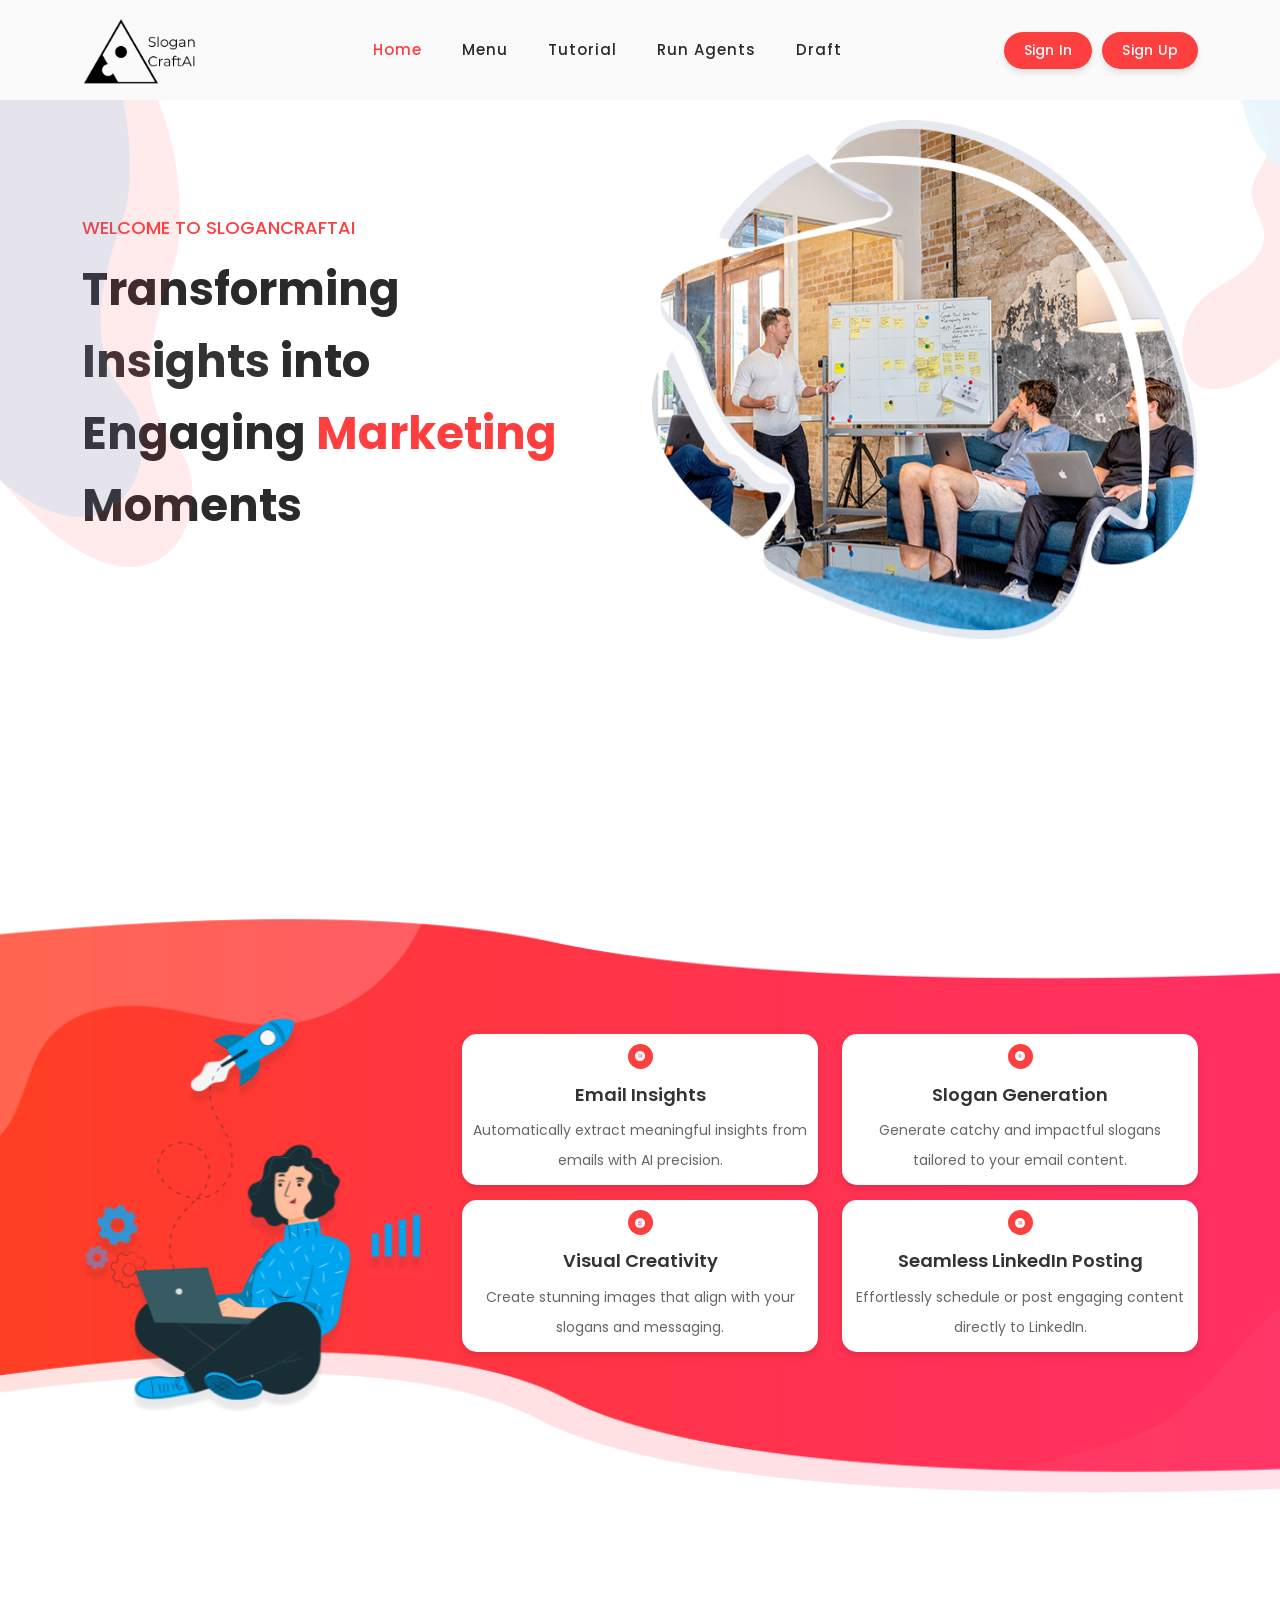
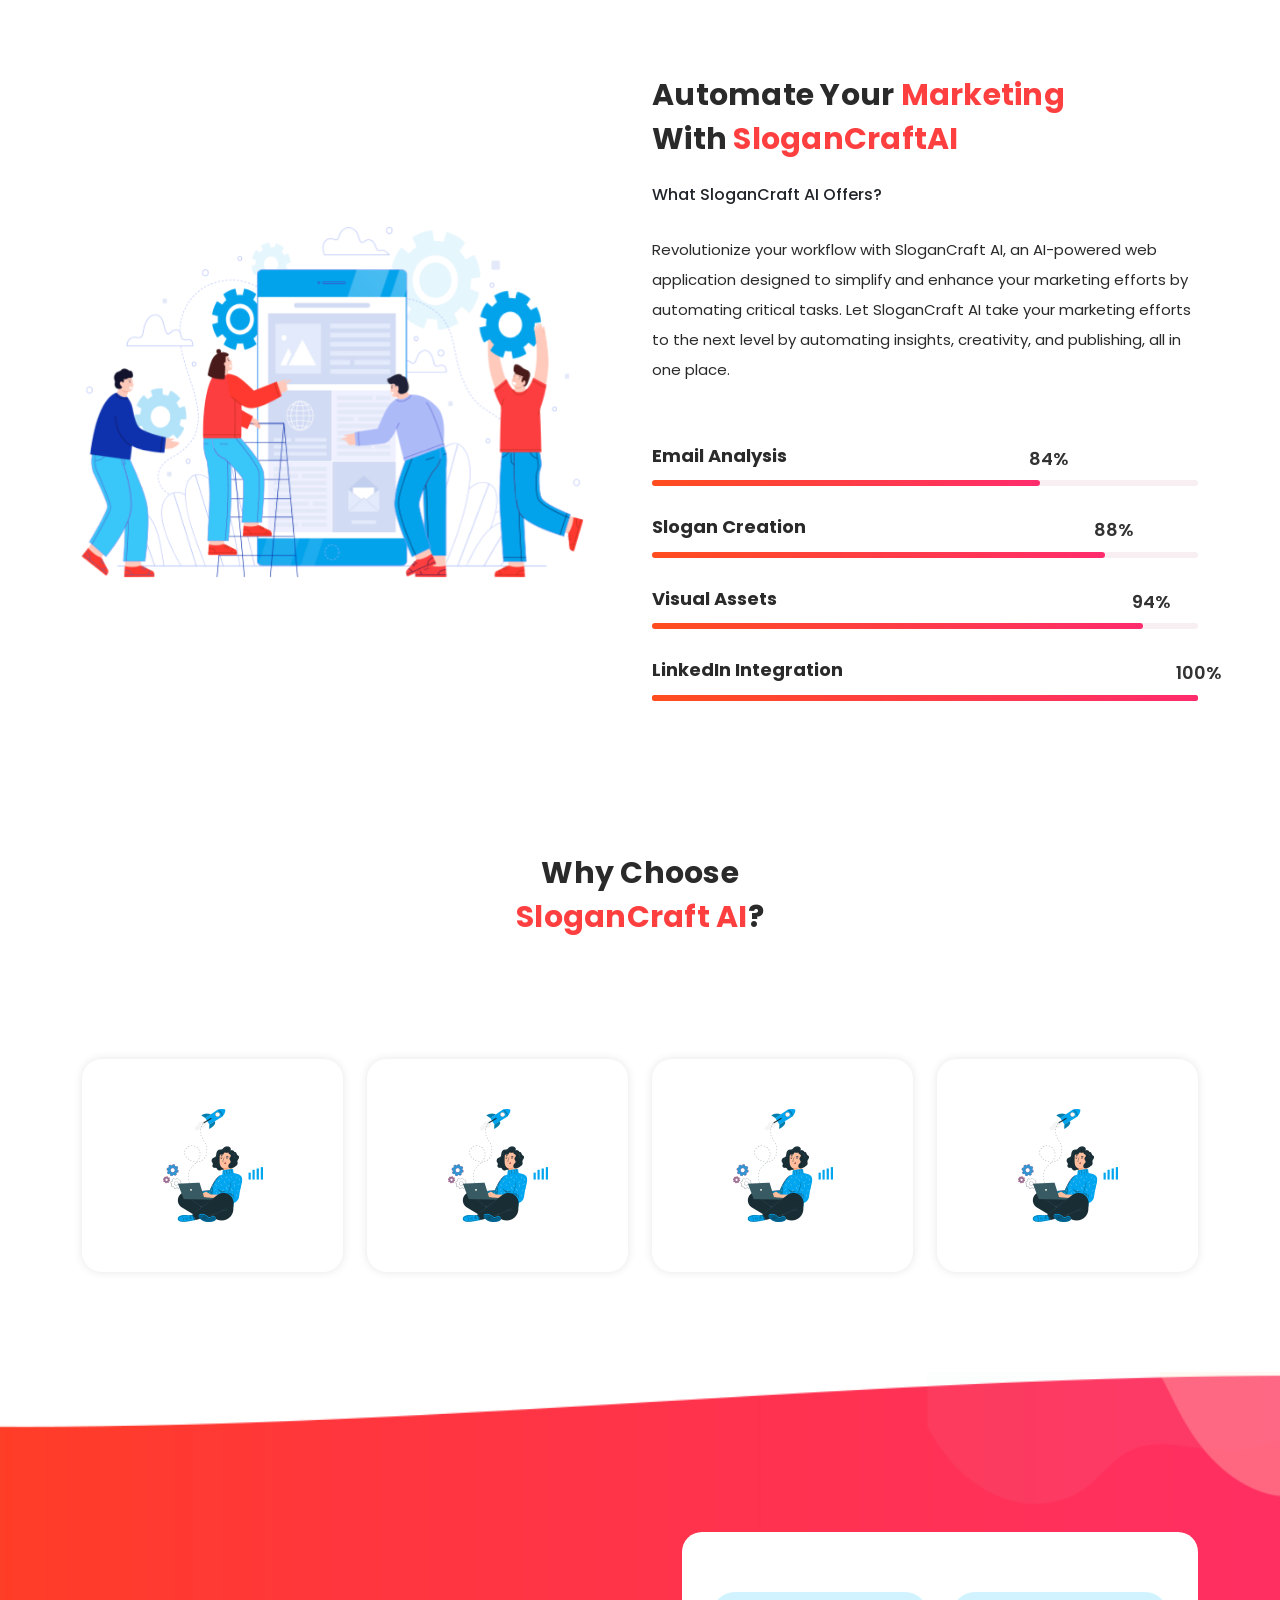
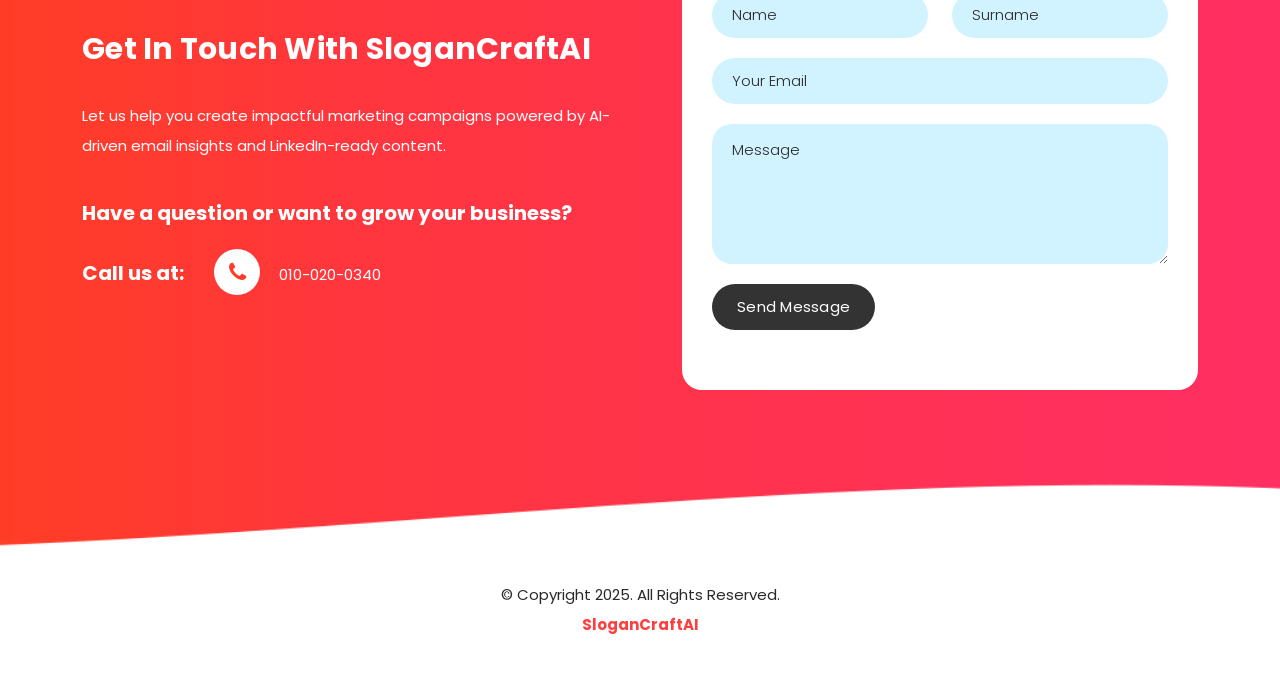
<file: frontend/index.html>
<!DOCTYPE html>
<html lang="en">

<head>
    <meta charset="UTF-8">
    <meta name="viewport" content="width=device-width, initial-scale=1, shrink-to-fit=no">
    <meta name="description" content="">
    <meta name="author" content="">
    <link rel="preconnect" href="https://fonts.gstatic.com">
    <link href="https://fonts.googleapis.com/css2?family=Poppins:wght@100;200;300;400;500;600;700;800;900&display=swap" rel="stylesheet">
    <link rel="stylesheet" href="https://cdnjs.cloudflare.com/ajax/libs/font-awesome/6.5.1/css/all.min.css">
    <title>Space Dynamic - SEO HTML5 Template</title>
    <link href="vendor/bootstrap/css/bootstrap.min.css" rel="stylesheet">
    <link rel="stylesheet" href="assets/css/fontawesome.css">
    <link rel="stylesheet" href="assets/css/templatemo-space-dynamic.css">
    <link rel="stylesheet" href="assets/css/animated.css">
    <link rel="stylesheet" href="assets/css/owl.css">
    <style>
        /* Your existing CSS styles */
        .main-red-buttons {
            display: flex;
            gap: 10px;
        }

        .logo img {
            max-width: 130px;
        }

        .nav2 {
            display: flex;
            align-items: center;
            list-style: none;
            margin-top: 100px;
            padding: 0;
        }

        .main-red-buttons {
            display: flex;
            gap: 12px;
            margin-left: 0px;
        }

        .main-red-button a {
            display: inline-block;
            background-color: #fe3f40;
            font-size: 15px;
            font-weight: 500;
            color: #fff;
            text-transform: capitalize;
            padding: 12px 25px;
            border-radius: 25px;
            text-align: center;
            letter-spacing: 0.25px;
            box-shadow: 0px 4px 6px rgba(0, 0, 0, 0.1);
            transition: all 0.3s ease;
        }

        .main-red-button a:hover {
            background-color: #333;
        }

        .main-nav {
            display: flex;
            justify-content: space-between;
            align-items: center;
        }

        .main-nav ul {
            display: flex;
            align-items: center;
            list-style: none;
            margin-bottom: 30px;
            padding: 0px;
        }

        .nav li,
        .nav2 li {
            margin-right: 0px;
        }

        .main-red-buttons {
            display: flex;
            gap: 10px;
        }

        .main-red-button a {
            display: inline-block;
            background-color: #fe3f40;
            color: #fff;
            text-transform: capitalize;
            padding: 8px 20px;
            border-radius: 25px;
            font-size: 14px;
            font-weight: 500;
            text-decoration: none;
            transition: all 0.3s ease;
        }

        .main-red-button a:hover {
            background-color: #333;
        }

        .nav2 {
            margin-left: auto;
        }

        .about-us {
            padding: 140px 0px 140px 0px;
        }

        .about-us .services .item {
            margin-bottom: 100px;
        }

        .services {
            display: flex;
            flex-wrap: wrap;
            gap: 100px;
            justify-content: space-between;
        }

        .service-box {
            flex: 1 1 1 calc(0% - 50px);
            background: #fff;
            padding: 10px;
            border-radius: 15px;
            box-shadow: 0 4px 6px rgba(0, 0, 0, 0.1);
            text-align: center;
            transition: all 0.3s ease-in-out;
            margin-top: 15px;
        }

        .service-box:hover {
            transform: translateY(-5px);
            box-shadow: 0 6px 12px rgba(0, 0, 0, 0.15);
        }

        .service-box .icon {
            width: 25px;
            height: 25px;
            margin: 0 auto 15px;
            background-color: #fe3f40;
            border-radius: 50%;
            display: flex;
            justify-content: center;
            align-items: center;
        }

        .service-box .icon img {
            width: 40%;
        }

        .service-box h4 {
            font-size: 18px;
            font-weight: 600;
            color: #333;
            margin-bottom: 10px;
        }

        .service-box p {
            font-size: 14px;
            color: #666;
        }

        @media (max-width: 768px) {
            .service-box {
                flex: 1 1 100%;
            }

            .services {
                gap: 20px;
            }
        }

        .img-fluid {
            max-width: 100%;
            height: auto;
        }

        .main-banner {
            padding: 120px 0px 120px 0px;
        }

        /* Hide dropdown menu by default */
        .dropdown-menu {
            display: none;
            position: absolute;
            right: 0;
            background-color: #fff;
            box-shadow: 0px 4px 6px rgba(0, 0, 0, 0.1);
            padding: 10px 0;
            border-radius: 5px;
            z-index: 1000;
        }
        .dropdown-menu.show {
            display: block; /* Show dropdown when .show class is added */
        }

        .dropdown-item {
            color: #333;
            padding: 8px 15px;
            font-size: 14px;
            text-decoration: none;
            transition: background-color 0.3s ease;
        }

        .dropdown-item:hover {
            background-color: #f8f8f8;
            color: #fe3f40;
        }

        .dropdown-toggle {
            cursor: pointer;
        }

        .fas.fa-user-circle {
            display: inline-block;
            vertical-align: middle;
        }

        /* Default dropdown menu styles */
        .dropdown-menu {
          display: none; /* Hidden by default */
          position: absolute;
          top: 100%; /* Align under the button */
          right: 0;
          background-color: #fff;
          box-shadow: 0px 4px 6px rgba(0, 0, 0, 0.1);
          padding: 10px 0;
          border-radius: 5px;
          z-index: 1000;
        }

        .dropdown-menu.show {
          display: block; /* Visible when toggled */
        }

        .dropdown-item {
          color: #333;
          padding: 8px 15px;
          font-size: 14px;
          text-decoration: none;
          transition: background-color 0.3s ease;
        }

        .dropdown-item:hover {
          background-color: #f8f8f8;
          color: #fe3f40;
        }

        .dropdown-menu {
          display: none;
          position: absolute;
          right: 0;
          background-color: #fff;
          box-shadow: 0px 4px 6px rgba(0, 0, 0, 0.1);
          padding: 10px 0;
          border-radius: 5px;
          z-index: 1000;
          opacity: 0;
          transition: opacity 0.3s ease-in-out;
        }

        .dropdown-menu.show {
          display: block;
          opacity: 1;
        }

 

     
    </style>
<script src="js/api.js"></script>
</head>

<body>
    <!-- ***** Preloader Start ***** -->
    <div id="js-preloader" class="js-preloader">
        <div class="preloader-inner">
            <span class="dot"></span>
            <div class="dots">
                <span></span>
                <span></span>
                <span></span>
            </div>
        </div>
    </div>
    <!-- ***** Preloader End ***** -->

    <!-- Header Area Start -->
    <header class="header-area">
        <div class="container">
            <nav class="main-nav">
                <a href="index.html" class="logo">
                    <img src="assets/fonts/log.png" alt="Logo">
                </a>
                <ul class="nav">
                    <li><a href="index.html" class="active">Home</a></li>
                    <li><a href="menuPage.html">Menu</a></li>
                    <li><a href="Post.html">Tutorial</a></li>
                    <li><a href="run.html">Run Agents</a></li>
                    <li><a href="draft.html">Draft</a></li>
                </ul>
              
              
              
               <div class="main-red-buttons">
                <div class="main-red-button" id="signin-button">
                    <a href="signin.html">Sign In</a>
                </div>
                <div class="main-red-button" id="signup-button">
                    <a href="signup.html">Sign Up</a>
                </div>
            </div>
            
            <div class="dropdown" id="profile-dropdown" style="display: none;">
              <!-- Profile Icon -->
              <button class="btn dropdown-toggle" type="button" id="dropdownMenuButton" style="background: none; border: none; padding: 0; cursor: pointer;">
                  <i class="fas fa-user-circle fa-2x" style="color: #333;"></i>
              </button>
          
              <!-- Dropdown Menu -->
              <ul class="dropdown-menu dropdown-menu-end" aria-labelledby="dropdownMenuButton">
                  <li><a class="dropdown-item" href="draft.html">Draft</a></li>
                  <li><a class="dropdown-item" href="change-password.html">Change Password</a></li>
                  <li><a class="dropdown-item" href="#" onclick="signOut()">Sign Out</a></li>
              </ul>
          </div>
          
            
            </nav>
        </div>
    </header>
    <script>
      document.addEventListener('DOMContentLoaded', () => {
        // DOM Elements
        const accessToken = localStorage.getItem('accessToken'); // Simulate signed-in state
        const signinButton = document.getElementById('signin-button');
        const signupButton = document.getElementById('signup-button');
        const profileDropdown = document.getElementById('profile-dropdown');
        const dropdownToggle = document.querySelector('.dropdown-toggle');
        const dropdownMenu = document.querySelector('.dropdown-menu');
    
        // Ensure dropdown menu starts hidden
        dropdownMenu.classList.remove('show');
    
        // Toggle visibility of profile dropdown and sign-in/up buttons
        if (accessToken) {
            if (signinButton) signinButton.style.display = 'none';
            if (signupButton) signupButton.style.display = 'none';
            if (profileDropdown) profileDropdown.style.display = 'block';
        } else {
            if (profileDropdown) profileDropdown.style.display = 'none';
        }
    
        // Add event listener for dropdown toggle
        if (dropdownToggle) {
            dropdownToggle.addEventListener('click', (event) => {
                event.stopPropagation(); // Prevent event propagation
                dropdownMenu.classList.toggle('show'); // Toggle 'show' class
            });
        }
    
        // Close dropdown when clicking outside
        document.addEventListener('click', (event) => {
            if (!dropdownMenu.contains(event.target) && !dropdownToggle.contains(event.target)) {
                dropdownMenu.classList.remove('show'); // Remove 'show' class
            }
        });
    });
    
    </script>
  
    <!-- Header Area End -->


  <!-- ***** Header Area End ***** -->

  <div class="main-banner wow fadeIn" id="top" data-wow-duration="1s" data-wow-delay="0.5s">
    <div class="container">
      <div class="row">
        <div class="col-lg-12">
          <div class="row">
            <div class="col-lg-6 align-self-center">
              <div class="left-content header-text wow fadeInLeft" data-wow-duration="1s" data-wow-delay="1s">
                <h6>Welcome to SloganCraftAI</h6>
                <h2>Transforming <em>Insights</em> into Engaging <span> Marketing</span> Moments</h2>
                
              </div>
            </div>
            <div class="col-lg-6">
              <div class="right-image wow fadeInRight" data-wow-duration="1s" data-wow-delay="0.5s">
                <img src="assets/images/banner-right-image.png" alt="team meeting">
              </div>
            </div>
          </div>
        </div>
      </div>
    </div>
  </div>

  <div id="about" class="about-us section">
    <div class="container">
      <div class="row">
        <div class="col-lg-4">
          <div class="left-image wow fadeIn" data-wow-duration="1s" data-wow-delay="0.2s">
            <img src="assets/images/about-left-image.png" alt="person graphic">
          </div>
        </div>
              <div class="col-lg-8">
                <div class="services">
                  <div class="row">
                    <!-- Email Insights -->
                    <div class="col-lg-6 col-md-6">
                      <div class="service-box">
                        <div class="icon">
                          <img src="assets/images/service-icon-01.png" alt="Email Insights">
                        </div>
                        <h4>Email Insights</h4>
                        <p>Automatically extract meaningful insights from emails with AI precision.</p>
                      </div>
                    </div>
                    <!-- Slogan Generation -->
                    <div class="col-lg-6 col-md-6">
                      <div class="service-box">
                        <div class="icon">
                          <img src="assets/images/service-icon-02.png" alt="Slogan Generation">
                        </div>
                        <h4>Slogan Generation</h4>
                        <p>Generate catchy and impactful slogans tailored to your email content.</p>
                      </div>
                    </div>
                    <!-- Visual Creativity -->
                    <div class="col-lg-6 col-md-6">
                      <div class="service-box">
                        <div class="icon">
                          <img src="assets/images/service-icon-03.png" alt="Visual Creativity">
                        </div>
                        <h4>Visual Creativity</h4>
                        <p>Create stunning images that align with your slogans and messaging.</p>
                      </div>
                    </div>
                    <!-- LinkedIn Posting -->
                    <div class="col-lg-6 col-md-6">
                      <div class="service-box">
                        <div class="icon">
                          <img src="assets/images/service-icon-04.png" alt="LinkedIn Posting">
                        </div>
                        <h4>Seamless LinkedIn Posting</h4>
                        <p>Effortlessly schedule or post engaging content directly to LinkedIn.</p>
                      </div>
                    </div>
                  </div>
                </div>
              </div>
            </div>
          </div>
        </div>
        
        
  

  <div id="services" class="our-services section">
    <div class="container">
      <div class="row">
        <div class="col-lg-6 align-self-center  wow fadeInLeft" data-wow-duration="1s" data-wow-delay="0.2s">
          <div class="left-image">
            <img src="assets/images/services-left-image.png" alt="">
          </div>
        </div>
        <div class="col-lg-6 wow fadeInRight" data-wow-duration="1s" data-wow-delay="0.2s">
          <div class="section-heading">
            <h2>Automate Your <span>Marketing</span> with<span> SloganCraftAI</span></h2><br>
            <h6> What SloganCraft AI Offers?</h6>
            <p> Revolutionize your workflow with SloganCraft AI, an AI-powered web application designed to simplify and enhance your marketing efforts by automating critical tasks.
              Let SloganCraft AI take your marketing efforts to the next level by automating insights, creativity, and publishing, all in one place.
            </p>
          </div>
          <div class="row">
            <div class="col-lg-12">
              <div class="first-bar progress-skill-bar">
                <h4>Email Analysis</h4>
                <span>84%</span>
                <div class="filled-bar"></div>
                <div class="full-bar"></div>
              </div>
            </div>
            <div class="col-lg-12">
              <div class="second-bar progress-skill-bar">
                <h4>Slogan Creation</h4>
                <span>88%</span>
                <div class="filled-bar"></div>
                <div class="full-bar"></div>
              </div>
            </div>
            <div class="col-lg-12">
              <div class="third-bar progress-skill-bar">
                <h4>Visual Assets</h4>
                <span>94%</span>
                <div class="filled-bar"></div>
                <div class="full-bar"></div>
              </div>
            </div>
            <div class="col-lg-12">
              <div class="faurd-bar progress-skill-bar">
                <h4>LinkedIn Integration</h4>
                <span>100%</span>
                <div class="filled-bar"></div>
                <div class="filled-bar"></div>
                <div class="full-bar"></div>
              </div>
            </div>
          </div>
        </div>
      </div>
    </div>
  </div>

  <div id="portfolio" class="our-portfolio section">
    <div class="container">
      <div class="row">
        <div class="col-lg-6 offset-lg-3">
          <div class="section-heading  wow bounceIn" data-wow-duration="1s" data-wow-delay="0.2s">
            <h2>Why Choose <span>SloganCraft AI</span>?</h2>
          </div>
        </div>
      </div>
      <div class="row">
        <div class="col-lg-3 col-sm-6">
          <a href="#">
            <div class="item wow bounceInUp" data-wow-duration="1s" data-wow-delay="0.3s">
              <div class="hidden-content">
                <h4>Smart Email Filtering</h4>
                <p>Find meaningful emails using AI precision.</p>
              </div>
              <div class="showed-content">
                <img src="assets/images/portfolio-image.png" alt="">
              </div>
            </div>
          </a>
        </div>
        <div class="col-lg-3 col-sm-6">
          <a href="#">
            <div class="item wow bounceInUp" data-wow-duration="1s" data-wow-delay="0.4s">
              <div class="hidden-content">
                <h4>Catchy Slogan Generation</h4>
                <p>Generate impactful slogans tailored to emails.</p>
              </div>
              <div class="showed-content">
                <img src="assets/images/portfolio-image.png" alt="">
              </div>
            </div>
          </a>
        </div>
        <div class="col-lg-3 col-sm-6">
          <a href="#">
            <div class="item wow bounceInUp" data-wow-duration="1s" data-wow-delay="0.5s">
              <div class="hidden-content">
                <h4>Custom Visual Content</h4>
                <p>Create stunning visuals to match your slogans.</p>
              </div>
              <div class="showed-content">
                <img src="assets/images/portfolio-image.png" alt="">
              </div>
            </div>
          </a>
        </div>
        <div class="col-lg-3 col-sm-6">
          <a href="#">
            <div class="item wow bounceInUp" data-wow-duration="1s" data-wow-delay="0.6s">
              <div class="hidden-content">
                <h4>Effortless LinkedIn Posting</h4>
                <p>Schedule and post engaging content effortlessly.</p>
              </div>
              <div class="showed-content">
                <img src="assets/images/portfolio-image.png" alt="">
              </div>
            </div>
          </a>
        </div>
      </div>
    </div>
  </div>

  <div id="contact" class="contact-us section">
    <div class="container">
      <div class="row">
        <div class="col-lg-6 align-self-center wow fadeInLeft" data-wow-duration="0.5s" data-wow-delay="0.25s">
          <div class="section-heading">
            <h2>Get in Touch with SloganCraftAI</h2>
            <p>Let us help you create impactful marketing campaigns powered by AI-driven email insights and LinkedIn-ready content.</p>
            <div class="phone-info">
              <h4>Have a question or want to grow your business?  <BR><BR>Call us at:<span><i class="fa fa-phone"></i> <a href="#">010-020-0340</a></span></h4>
            </div>
          </div>
        </div>
        <div class="col-lg-6 wow fadeInRight" data-wow-duration="0.5s" data-wow-delay="0.25s">
          <form id="contact" action="mailto:sihamealami21@gmail.com, ilyassacha2@gmail.com" method="post" enctype="text/plain" method="post">
            <div class="row">
              <div class="col-lg-6">
                <fieldset>
                  <input type="name" name="name" id="name" placeholder="Name" autocomplete="on" required>
                </fieldset>
              </div>
              <div class="col-lg-6">
                <fieldset>
                  <input type="surname" name="surname" id="surname" placeholder="Surname" autocomplete="on" required>
                </fieldset>
              </div>
              <div class="col-lg-12">
                <fieldset>
                  <input type="text" name="email" id="email" pattern="[^ @]@[^ @]" placeholder="Your Email" required="">
                </fieldset>
              </div>
              <div class="col-lg-12">
                <fieldset>
                  <textarea name="message" type="text" class="form-control" id="message" placeholder="Message" required=""></textarea>  
                </fieldset>
              </div>
              <div class="col-lg-12">
                <fieldset>
                  <button type="submit" id="form-submit" class="main-button ">Send Message</button>
                </fieldset>
              </div>
            </div>
            <div class="contact-dec">
              <img src="assets/images/contact-decoration.png" alt="">
            </div>
          </form>
        </div>
      </div>
    </div>
  </div>
  <!-- ***** Footer Start ***** -->
<footer>
    <div class="container">
        <div class="row">
            <div class="col-lg-12 text-center">
                <p>© Copyright 2025. All Rights Reserved.
                   <br> <b><a rel="nofollow" style="color: #fe3f40">SloganCraftAI</a></b></p>
            </div>
        </div>
    </div>
</footer>
  <!-- Scripts -->
  <script src="vendor/jquery/jquery.min.js"></script>
  <script src="vendor/bootstrap/js/bootstrap.bundle.min.js"></script>
  <script src="assets/js/owl-carousel.js"></script>
  <script src="assets/js/animation.js"></script>
  <script src="assets/js/imagesloaded.js"></script>
  <script src="assets/js/templatemo-custom.js"></script>

</body>
</html>
</file>
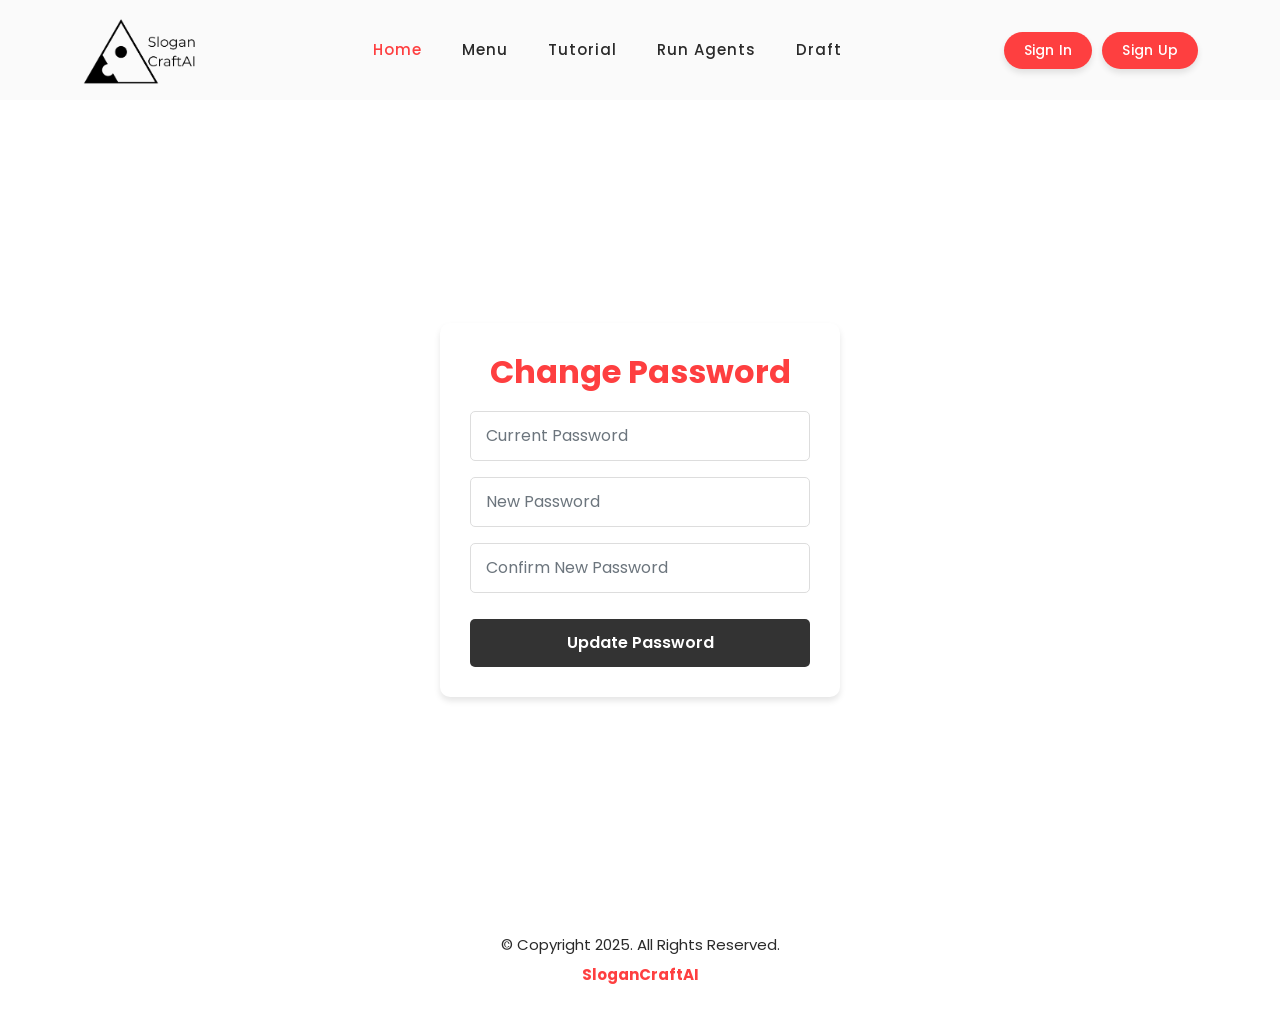
<file: frontend/change-password.html>
<!DOCTYPE html>
<html lang="en">

<head>
    <meta charset="UTF-8">
    <meta name="viewport" content="width=device-width, initial-scale=1, shrink-to-fit=no">
    <meta name="description" content="Change Password - SloganCraftAI">
    <meta name="author" content="TemplateMo">
    <title>Change Password - SloganCraftAI</title>

    <!-- Fonts -->
    <link rel="preconnect" href="https://fonts.gstatic.com">
    <link href="https://fonts.googleapis.com/css2?family=Poppins:wght@100;200;300;400;500;600;700;800;900&display=swap" rel="stylesheet">

    <!-- Bootstrap core CSS -->
    <link href="vendor/bootstrap/css/bootstrap.min.css" rel="stylesheet">

    <!-- Additional CSS Files -->
    <link rel="stylesheet" href="assets/css/fontawesome.css">
    <link rel="stylesheet" href="assets/css/templatemo-space-dynamic.css">
    <link rel="stylesheet" href="assets/css/animated.css">
    <link rel="stylesheet" href="assets/css/owl.css">
    <link href="https://cdnjs.cloudflare.com/ajax/libs/font-awesome/6.0.0/css/all.min.css" rel="stylesheet">

    <style>
        .main-red-buttons {
        display: flex; /* Align items in a row */
        gap: 10px; /* Add space between buttons */
      }
      
      
      .logo img {
        max-width: 130px; /* Adjust the size of the logo */
      }
      
      
      /* Align the nav2 to be inline with the main menu */
      .nav2 {
        display: flex;
        align-items: center; /* Align vertically with other menu items */
        list-style: none;
        margin-top: 100px;
        padding: 0;
      }
      
      /* Align the buttons inline */
      .main-red-buttons {
        display: flex;
        gap: 12px; /* Space between buttons */
        margin-left: 0px; /* Adjust the gap between buttons and other menu items */
      }
      
      /* Style individual buttons */
      .main-red-button a {
          display: inline-block;
          background-color: #fe3f40; /* Red color */
          font-size: 15px;
          font-weight: 500;
          color: #fff;
          text-transform: capitalize;
          padding: 12px 25px;
          border-radius: 25px;
          text-align: center;
          letter-spacing: 0.25px;
          box-shadow: 0px 4px 6px rgba(0, 0, 0, 0.1);
          transition: all 0.3s ease;
        }
        
        .main-red-button a:hover {
          background-color: #333; /* Change color on hover */
        }
      
      
      .main-red-button a:hover {
        background-color: #333; /* Hover effect */
      }
      
      /* Adjust spacing between the last menu item and the buttons */
      .nav li:last-child {
        margin-right: 0; /* Ensure no extra spacing from last menu item */
      }
      
      /* Align the navigation menu and buttons */
      .main-nav {
        display: flex;
        justify-content: space-between; /* Spread items across the navbar */
        align-items: center; /* Vertically align items */
      }
      
      /* Align nav and nav2 in a single row */
      .main-nav ul {
        display: flex;
        align-items: center; /* Vertically align the list items */
        list-style: none;
        margin-bottom: 30px;
      
        padding: 0px;
      }
      
      /* Add spacing between menu items */
      .nav li, .nav2 li {
        margin-right: 0px; /* Space between items */
      }
      
      
      /* Style buttons in nav2 */
      .main-red-buttons {
        display: flex; /* Align buttons in a row */
        gap: 10px; /* Add spacing between buttons */
      }
      
      .main-red-button a {
        display: inline-block;
        background-color: #fe3f40; /* Button color */
        color: #fff;
        text-transform: capitalize;
        padding: 8px 20px;
        border-radius: 25px;
        font-size: 14px;
        font-weight: 500;
        text-decoration: none;
        transition: all 0.3s ease;
      }
      
      .main-red-button a:hover {
        background-color: #333; /* Change color on hover */
      }
      
      /* Ensure proper spacing between nav and nav2 */
      .nav2 {
        margin-left: auto; /* Push buttons to the right side */
      }

        .content-wrapper {
            padding-top: 120px; /* Push content below the fixed header */
            display: flex;
            justify-content: center;
            align-items: center;
            min-height: 100vh;
        }

        .change-password-container {
            max-width: 400px;
            margin: auto;
            background: #ffffff;
            padding: 30px;
            border-radius: 10px;
            box-shadow: 0px 4px 6px rgba(0, 0, 0, 0.1);
        }

        .change-password-container h3 {
            font-size: 2rem;
            font-weight: 700;
            color: #333;
            margin-bottom: 20px;
            text-align: center;
        }

        .form-control {
            border-radius: 5px;
            padding: 12px 15px;
            font-size: 1rem;
            margin-bottom: 15px;
            border: 1px solid #ddd;
        }

        .btn-primary {
            background-color: #333;
            color: #fff;
            border: none;
            border-radius: 5px;
            padding: 12px 20px;
            font-size: 1rem;
            font-weight: 600;
            width: 100%;
            margin-top: 10px;
        }

        .btn-primary:hover {
            background-color: #555;
        }

        /* Hide dropdown menu by default */
        .dropdown-menu {
            display: none;
            position: absolute;
            right: 0;
            background-color: #fff;
            box-shadow: 0px 4px 6px rgba(0, 0, 0, 0.1);
            padding: 10px 0;
            border-radius: 5px;
            z-index: 1000;
        }
        .dropdown-menu.show {
            display: block; /* Show dropdown when .show class is added */
        }

        .dropdown-item {
            color: #333;
            padding: 8px 15px;
            font-size: 14px;
            text-decoration: none;
            transition: background-color 0.3s ease;
        }

        .dropdown-item:hover {
            background-color: #f8f8f8;
            color: #fe3f40;
        }

        .dropdown-toggle {
            cursor: pointer;
        }

        .fas.fa-user-circle {
            display: inline-block;
            vertical-align: middle;
        }

        /* Default dropdown menu styles */
        .dropdown-menu {
          display: none; /* Hidden by default */
          position: absolute;
          top: 100%; /* Align under the button */
          right: 0;
          background-color: #fff;
          box-shadow: 0px 4px 6px rgba(0, 0, 0, 0.1);
          padding: 10px 0;
          border-radius: 5px;
          z-index: 1000;
        }

        .dropdown-menu.show {
          display: block; /* Visible when toggled */
        }

        .dropdown-item {
          color: #333;
          padding: 8px 15px;
          font-size: 14px;
          text-decoration: none;
          transition: background-color 0.3s ease;
        }

        .dropdown-item:hover {
          background-color: #f8f8f8;
          color: #fe3f40;
        }

        .dropdown-menu {
          display: none;
          position: absolute;
          right: 0;
          background-color: #fff;
          box-shadow: 0px 4px 6px rgba(0, 0, 0, 0.1);
          padding: 10px 0;
          border-radius: 5px;
          z-index: 1000;
          opacity: 0;
          transition: opacity 0.3s ease-in-out;
        }

        .dropdown-menu.show {
          display: block;
          opacity: 1;
        }
    </style>
<script src="js/api.js"></script>
</head>

<body>
    <!-- Header Area -->
    <header class="header-area">
        <div class="container">
            <nav class="main-nav">
                <a href="index.html" class="logo">
                    <img src="assets/fonts/log.png" alt="Logo">
                </a>
                <ul class="nav">
                    <li><a href="index.html" class="active">Home</a></li>
                    <li><a href="menuPage.html">Menu</a></li>
                    <li><a href="Post.html">Tutorial</a></li>
                    <li><a href="run.html">Run Agents</a></li>
                    <li><a href="draft.html">Draft</a></li>
                </ul>
              
              
              
               <div class="main-red-buttons">
                <div class="main-red-button" id="signin-button">
                    <a href="signin.html">Sign In</a>
                </div>
                <div class="main-red-button" id="signup-button">
                    <a href="signup.html">Sign Up</a>
                </div>
            </div>
            
            <div class="dropdown" id="profile-dropdown" style="display: none;">
              <!-- Profile Icon -->
              <button class="btn dropdown-toggle" type="button" id="dropdownMenuButton" style="background: none; border: none; padding: 0; cursor: pointer;">
                  <i class="fas fa-user-circle fa-2x" style="color: #333;"></i>
              </button>
          
              <!-- Dropdown Menu -->
              <ul class="dropdown-menu dropdown-menu-end" aria-labelledby="dropdownMenuButton">
                  <li><a class="dropdown-item" href="draft.html">Draft</a></li>
                  <li><a class="dropdown-item" href="change-password.html">Change Password</a></li>
                  <li><a class="dropdown-item" href="#" onclick="signOut()">Sign Out</a></li>
              </ul>
          </div>
          
            
            </nav>
        </div>
    </header>
    <script>
      document.addEventListener('DOMContentLoaded', () => {
        // DOM Elements
        const accessToken = localStorage.getItem('accessToken'); // Simulate signed-in state
        const signinButton = document.getElementById('signin-button');
        const signupButton = document.getElementById('signup-button');
        const profileDropdown = document.getElementById('profile-dropdown');
        const dropdownToggle = document.querySelector('.dropdown-toggle');
        const dropdownMenu = document.querySelector('.dropdown-menu');
    
        // Ensure dropdown menu starts hidden
        dropdownMenu.classList.remove('show');
    
        // Toggle visibility of profile dropdown and sign-in/up buttons
        if (accessToken) {
            if (signinButton) signinButton.style.display = 'none';
            if (signupButton) signupButton.style.display = 'none';
            if (profileDropdown) profileDropdown.style.display = 'block';
        } else {
            if (profileDropdown) profileDropdown.style.display = 'none';
        }
    
        // Add event listener for dropdown toggle
        if (dropdownToggle) {
            dropdownToggle.addEventListener('click', (event) => {
                event.stopPropagation(); // Prevent event propagation
                dropdownMenu.classList.toggle('show'); // Toggle 'show' class
            });
        }
    
        // Close dropdown when clicking outside
        document.addEventListener('click', (event) => {
            if (!dropdownMenu.contains(event.target) && !dropdownToggle.contains(event.target)) {
                dropdownMenu.classList.remove('show'); // Remove 'show' class
            }
        });
    });
    
    </script>

    <!-- Main Content -->
    <div class="content-wrapper">
        <div class="change-password-container">
            <h3 style="color: #fe3f40;">Change Password</h3>
            <form>
                <div class="mb-3">
                    <input type="password" class="form-control" placeholder="Current Password" required>
                </div>
                <div class="mb-3">
                    <input type="password" class="form-control" placeholder="New Password" required>
                </div>
                <div class="mb-3">
                    <input type="password" class="form-control" placeholder="Confirm New Password" required>
                </div>
                <button type="submit" class="btn btn-primary">Update Password</button>
            </form>
        </div>
    </div>

    <!-- Footer -->
    <footer>
        <div class="container">
            <div class="row">
                <div class="col-lg-12 text-center">
                    <p>© Copyright 2025. All Rights Reserved.
                        <br> <b><a href="#" style="color: #fe3f40;">SloganCraftAI</a></b>
                    </p>
                </div>
            </div>
        </div>
    </footer>

    <!-- Scripts -->
    <script src="vendor/jquery/jquery.min.js"></script>
    <script src="vendor/bootstrap/js/bootstrap.bundle.min.js"></script>
    <script src="assets/js/owl-carousel.js"></script>
    <script src="assets/js/animation.js"></script>
    <script src="assets/js/imagesloaded.js"></script>
    <script src="assets/js/templatemo-custom.js"></script>
</body>

</html>
</file>
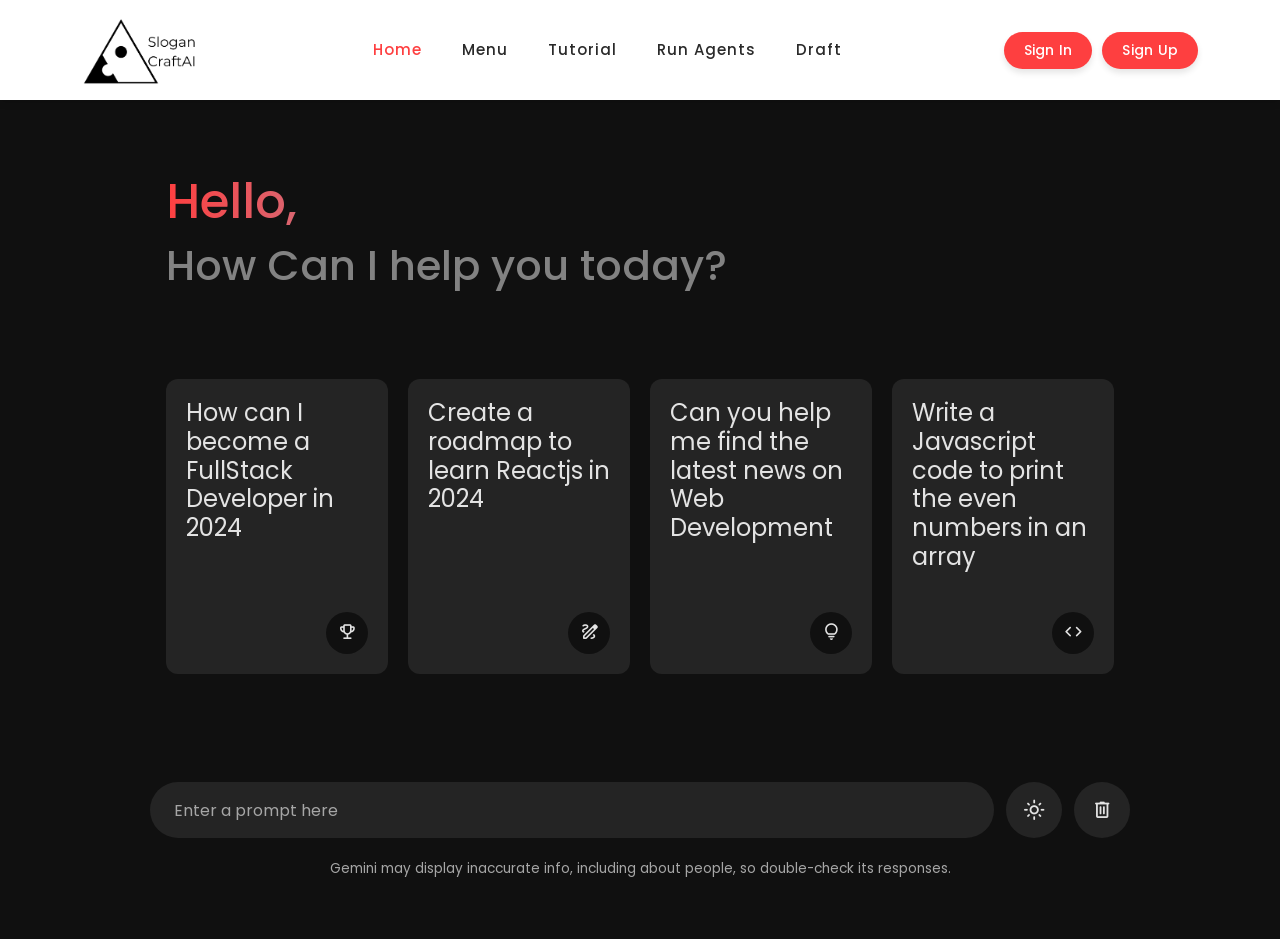
<file: frontend/CraftBot.html>
<!DOCTYPE html>
<html lang="en">
  <head>
    <meta charset="UTF-8" />
    <meta name="viewport" content="width=device-width, initial-scale=1.0" />
    <meta name="description" content="">
    <meta name="author" content="">
    <link rel="preconnect" href="https://fonts.gstatic.com">
    <link href="https://fonts.googleapis.com/css2?family=Poppins:wght@100;200;300;400;500;600;700;800;900&display=swap" rel="stylesheet">
    <!-- Bootstrap core CSS -->
    <link href="vendor/bootstrap/css/bootstrap.min.css" rel="stylesheet">

    <!-- Additional CSS Files -->
    <link rel="stylesheet" href="assets/css/fontawesome.css">
    <link rel="stylesheet" href="assets/css/templatemo-space-dynamic.css">
    <link rel="stylesheet" href="assets/css/animated.css">
    <link rel="stylesheet" href="assets/css/owl.css">
    <link rel="shortcut icon" href="./images/svg.svg" type="image/x-icon" />
    <title>Gemini</title>
    <link
      rel="stylesheet"
      href="https://fonts.googleapis.com/css2?family=Material+Symbols+Rounded:opsz,wght,FILL,GRAD@20..48,100..700,0..1,-50..200"/>

    <link rel="stylesheet" href="style.css" />
    <link rel="stylesheet" href="https://cdnjs.cloudflare.com/ajax/libs/font-awesome/6.0.0-beta3/css/all.min.css">

  <script src="js/api.js"></script>
</head>

  <body>
    <style>
      .main-red-buttons {
      display: flex; /* Align items in a row */
      gap: 10px; /* Add space between buttons */
    }
    
    
    .logo img {
      max-width: 130px; /* Adjust the size of the logo */
    }
    
    
    /* Align the nav2 to be inline with the main menu */
    .nav2 {
      display: flex;
      align-items: center; /* Align vertically with other menu items */
      list-style: none;
      margin-top: 100px;
      padding: 0;
    }
    
    /* Align the buttons inline */
    .main-red-buttons {
      display: flex;
      gap: 12px; /* Space between buttons */
      margin-left: 0px; /* Adjust the gap between buttons and other menu items */
    }
     
    /* Style individual buttons */
    .main-red-button a {
        display: inline-block;
        background-color: #fe3f40; /* Red color */
        font-size: 15px;
        font-weight: 500;
        color: #fff;
        text-transform: capitalize;
        padding: 12px 25px;
        border-radius: 25px;
        text-align: center;
        letter-spacing: 0.25px;
        box-shadow: 0px 4px 6px rgba(0, 0, 0, 0.1);
        transition: all 0.3s ease;
      }
      
      .main-red-button a:hover {
        background-color: #333; /* Change color on hover */
      }
    
    
    .main-red-button a:hover {
      background-color: #333; /* Hover effect */
    }
    
    /* Adjust spacing between the last menu item and the buttons */
    .nav li:last-child {
      margin-right: 0; /* Ensure no extra spacing from last menu item */
    }
    
    /* Align the navigation menu and buttons */
    .main-nav {
      display: flex;
      justify-content: space-between; /* Spread items across the navbar */
      align-items: center; /* Vertically align items */
    }
    
    /* Align nav and nav2 in a single row */
    .main-nav ul {
      display: flex;
      list-style: none;
      margin-bottom: 30px;
    
      padding: 0px;
    }
    
    /* Add spacing between menu items */
    .nav li, .nav2 li {
      margin-right: 0px; /* Space between items */
    }
    
    
    /* Style buttons in nav2 */
    .main-red-buttons {
      display: flex; /* Align buttons in a row */
      gap: 10px; /* Add spacing between buttons */
    }
    
    .main-red-button a {
      display: inline-block;
      background-color: #fe3f40; /* Button color */
      color: #fff;
      text-transform: capitalize;
      padding: 8px 20px;
      border-radius: 25px;
      font-size: 14px;
      font-weight: 500;
      text-decoration: none;
      transition: all 0.3s ease;
    }
    
    .main-red-button a:hover {
      background-color: #333; /* Change color on hover */
    }
    
    /* Ensure proper spacing between nav and nav2 */
    .nav2 {
      margin-left: auto; /* Push buttons to the right side */
    }
    .about-us {
      padding: 140px 0px 140px 0px;
    }
    
    .about-us .services .item {
      margin-bottom: 100px;
    }
    
    .services {
      display: flex;
      flex-wrap: wrap;
      gap: 100px; /* Space between the service cards */
      justify-content: space-between;
      
    }
    
    .service-box {
      flex: 1 1 1 calc(0% - 50px); /* Two items per row with spacing */
      background: #fff;
      padding: 10px;
      border-radius: 15px;
      box-shadow: 0 4px 6px rgba(0, 0, 0, 0.1);
      text-align: center;
      transition: all 0.3s ease-in-out;
      margin-top : 15px; 
    }
    
    .service-box:hover {
      transform: translateY(-5px);
      box-shadow: 0 6px 12px rgba(0, 0, 0, 0.15);
    }
    
    .service-box .icon {
      width: 25px;
      height: 25px;
      margin: 0 auto 15px;
      background-color: #fe3f40;
      border-radius: 50%;
      display: flex;
      justify-content: center;
      align-items: center;
    }
    
    .service-box .icon img {
      width: 40%;
    }
    
    .service-box h4 {
      font-size: 18px;
      font-weight: 600;
      color: #333;
      margin-bottom: 10px;
    }
    
    .service-box p {
      font-size: 14px;
      color: #666;
    }
    
    /* Adjust for smaller screens */
    @media (max-width: 768px) {
      .service-box {
        flex: 1 1 100%; /* Single column on smaller screens */
      }
    
      .services {
        gap: 20px; /* Reduce spacing for smaller screens */
      }
    }
    
    .img-fluid {
      max-width: 100%;
      height: auto;
    }
    
    /* Default dropdown menu styles */
    .dropdown-menu {
          display: none; /* Hidden by default */
          position: absolute;
          top: 100%; /* Align under the button */
          right: 0;
          background-color: #fff;
          box-shadow: 0px 4px 6px rgba(0, 0, 0, 0.1);
          padding: 10px 0;
          border-radius: 5px;
          z-index: 1000;
        }

        .dropdown-menu.show {
          display: block; /* Visible when toggled */
        }

        .dropdown-item {
          color: #333;
          padding: 8px 15px;
          font-size: 14px;
          text-decoration: none;
          transition: background-color 0.3s ease;
        }

        .dropdown-item:hover {
          background-color: #f8f8f8;
          color: #fe3f40;
        }

        .dropdown-menu {
          display: none;
          position: absolute;
          right: 0;
          background-color: #fff;
          box-shadow: 0px 4px 6px rgba(0, 0, 0, 0.1);
          padding: 10px 0;
          border-radius: 5px;
          z-index: 1000;
          opacity: 0;
          transition: opacity 0.3s ease-in-out;
        }

        .dropdown-menu.show {
          display: block;
          opacity: 1;
        }
    
    
    </style>
    
    <body>
    
      <!-- ***** Preloader Start ***** -->
      <div id="js-preloader" class="js-preloader">
        <div class="preloader-inner">
          <span class="dot"></span>
          <div class="dots">
            <span></span>
            <span></span>
            <span></span>
          </div>
        </div>
      </div>
      <!-- ***** Preloader End ***** -->
    
        <!-- Header Area Start -->
        <header class="header-area">
          <div class="container">
              <nav class="main-nav">
                  <a href="index.html" class="logo">
                      <img src="assets/fonts/log.png" alt="Logo">
                  </a>
                  <ul class="nav">
                      <li><a href="index.html" class="active">Home</a></li>
                      <li><a href="menuPage.html">Menu</a></li>
                      <li><a href="Post.html">Tutorial</a></li>
                      <li><a href="run.html">Run Agents</a></li>
                      <li><a href="draft.html">Draft</a></li>
                  </ul>
                
                
                
                 <div class="main-red-buttons">
                  <div class="main-red-button" id="signin-button">
                      <a href="signin.html">Sign In</a>
                  </div>
                  <div class="main-red-button" id="signup-button">
                      <a href="signup.html">Sign Up</a>
                  </div>
              </div>
              
              <div class="dropdown" id="profile-dropdown" style="display: none;">
                <!-- Profile Icon -->
                <button class="btn dropdown-toggle" type="button" id="dropdownMenuButton" style="background: none; border: none; padding: 0; cursor: pointer;">
                    <i class="fas fa-user-circle fa-2x" style="color: #333;"></i>
                </button>
            
                <!-- Dropdown Menu -->
                <ul class="dropdown-menu dropdown-menu-end" aria-labelledby="dropdownMenuButton">
                    <li><a class="dropdown-item" href="draft.html">Draft</a></li>
                    <li><a class="dropdown-item" href="change-password.html">Change Password</a></li>
                    <li><a class="dropdown-item" href="#" onclick="signOut()">Sign Out</a></li>
                </ul>
            </div>
            
              
              </nav>
          </div>
      </header>
      <script>
        document.addEventListener('DOMContentLoaded', () => {
          // DOM Elements
          const accessToken = localStorage.getItem('accessToken'); // Simulate signed-in state
          const signinButton = document.getElementById('signin-button');
          const signupButton = document.getElementById('signup-button');
          const profileDropdown = document.getElementById('profile-dropdown');
          const dropdownToggle = document.querySelector('.dropdown-toggle');
          const dropdownMenu = document.querySelector('.dropdown-menu');
      
          // Ensure dropdown menu starts hidden
          dropdownMenu.classList.remove('show');
      
          // Toggle visibility of profile dropdown and sign-in/up buttons
          if (accessToken) {
              if (signinButton) signinButton.style.display = 'none';
              if (signupButton) signupButton.style.display = 'none';
              if (profileDropdown) profileDropdown.style.display = 'block';
          } else {
              if (profileDropdown) profileDropdown.style.display = 'none';
          }
      
          // Add event listener for dropdown toggle
          if (dropdownToggle) {
              dropdownToggle.addEventListener('click', (event) => {
                  event.stopPropagation(); // Prevent event propagation
                  dropdownMenu.classList.toggle('show'); // Toggle 'show' class
              });
          }
      
          // Close dropdown when clicking outside
          document.addEventListener('click', (event) => {
              if (!dropdownMenu.contains(event.target) && !dropdownToggle.contains(event.target)) {
                  dropdownMenu.classList.remove('show'); // Remove 'show' class
              }
          });
      });
      
      </script>
      <!-- Header Area End -->
      <!-- ***** Header Area End ***** -->
    <div class="header">
      <!-- Name and Welcome Message -->

      <h1 class="title">Hello,</h1>
      <p class="subtitle">How Can I help you today?</p>

      <!-- default suggested prompt  -->

      <ul class="suggestion-list">
        <li class="suggestion">
          <h4 class="text">How can I become a FullStack Developer in 2024</h4>
          <span class="icon material-symbols-rounded">trophy</span>
        </li>
        <li class="suggestion">
          <h4 class="text">Create a roadmap to learn Reactjs in 2024</h4>
          <span class="icon material-symbols-rounded">draw</span>
        </li>
        <li class="suggestion">
          <h4 class="text">
            Can you help me find the latest news on Web Development
          </h4>
          <span class="icon material-symbols-rounded">lightbulb</span>
        </li>
        <li class="suggestion">
          <h4 class="text">
            Write a Javascript code to print the even numbers in an array
          </h4>
          <span class="icon material-symbols-rounded">code</span>
        </li>
      </ul>
    </div>

    <!-- chat area after entering in prompt results will appear here -->

    <div class="chat-list"></div>

    <!-- prompt type area where we need to type the prompts -->

    <div class="typing-area">
      <form action="#" class="typing-form">
        <div class="input-wrapper">
          <input
            type="text"
            placeholder="Enter a prompt here"
            class="typing-input"
            required
          />
          <button
            id="send-message-button"
            class="icon material-symbols-rounded"
          >
            send
          </button>
        </div>
        <div class="action-buttons">
          <span id="theme-toogle-button" class="icon material-symbols-rounded"
            >light_mode</span
          >
          <span id="delete-chat-button" class="icon material-symbols-rounded"
            >delete</span
          >
        </div>
      </form>
      <p class="disclaimer">
        Gemini may display inaccurate info, including about people, so
        double-check its responses.
      </p>
    </div>
    <script src="script.js"></script>
    <script src="vendor/jquery/jquery.min.js"></script>
    <script src="vendor/bootstrap/js/bootstrap.bundle.min.js"></script>
    <script src="assets/js/owl-carousel.js"></script>
    <script src="assets/js/animation.js"></script>
    <script src="assets/js/imagesloaded.js"></script>
    <script src="assets/js/templatemo-custom.js"></script>
  </body>
</html>
</file>
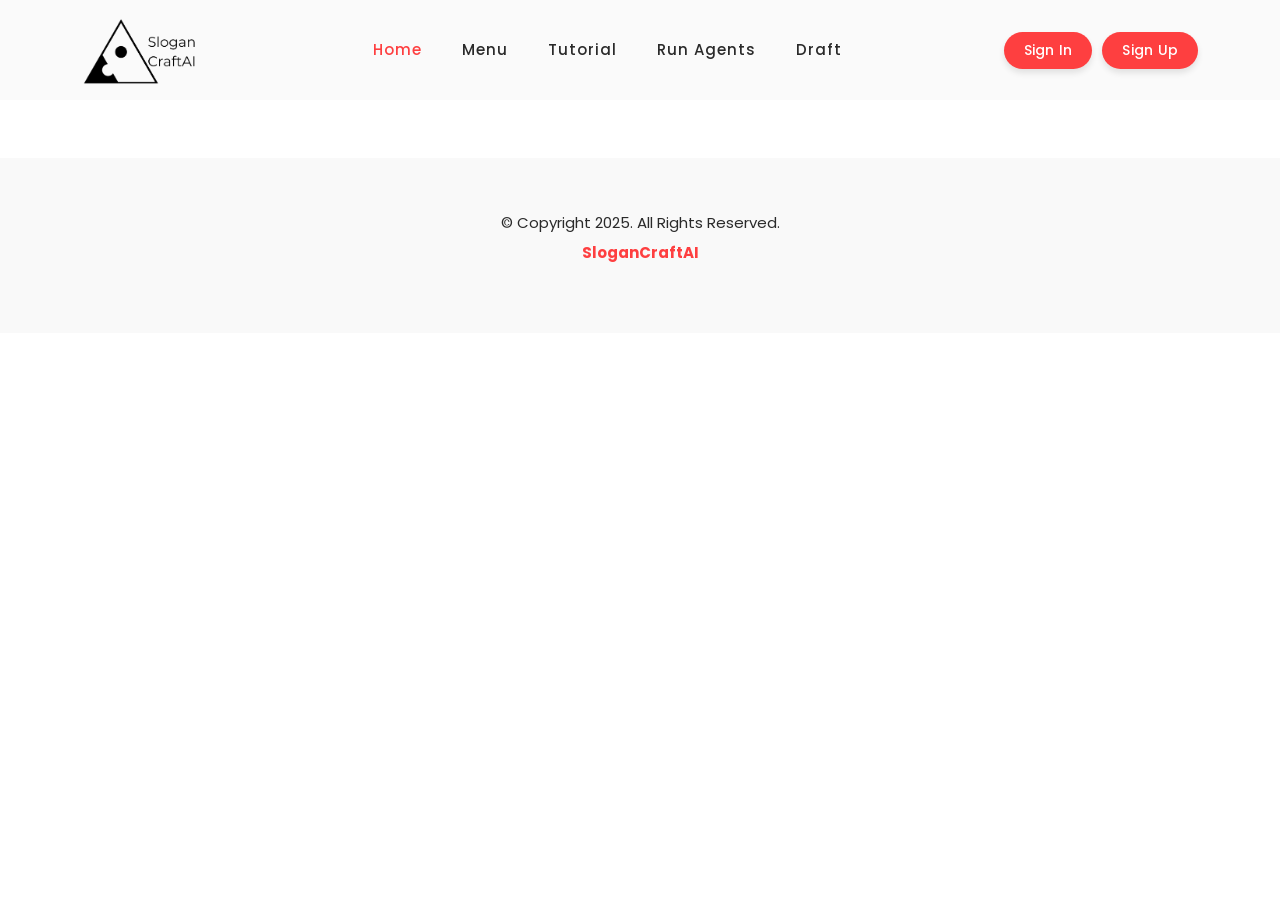
<file: frontend/draft.html>
<!DOCTYPE html>
<html lang="en">

<head>
    <meta charset="UTF-8">
    <meta name="viewport" content="width=device-width, initial-scale=1, shrink-to-fit=no">
    <meta name="description" content="Draft Posts - SloganCraftAI">
    <meta name="author" content="TemplateMo">
    <title>Draft Posts - SloganCraftAI</title>

    <!-- Fonts -->
    <link rel="preconnect" href="https://fonts.gstatic.com">
    <link href="https://fonts.googleapis.com/css2?family=Poppins:wght@100;200;300;400;500;600;700;800;900&display=swap" rel="stylesheet">

    <!-- Bootstrap core CSS -->
    <link href="vendor/bootstrap/css/bootstrap.min.css" rel="stylesheet">

    <!-- Additional CSS Files -->
    <link rel="stylesheet" href="assets/css/fontawesome.css">
    <link rel="stylesheet" href="assets/css/templatemo-space-dynamic.css">
    <link rel="stylesheet" href="assets/css/animated.css">
    <link rel="stylesheet" href="assets/css/owl.css">
    <link href="https://cdnjs.cloudflare.com/ajax/libs/font-awesome/6.0.0/css/all.min.css" rel="stylesheet">

    <style>
      .main-red-buttons {
      display: flex; /* Align items in a row */
      gap: 10px; /* Add space between buttons */
    }
    
    
    .logo img {
      max-width: 130px; /* Adjust the size of the logo */
    }
    
    
    /* Align the nav2 to be inline with the main menu */
    .nav2 {
      display: flex;
      align-items: center; /* Align vertically with other menu items */
      list-style: none;
      margin-top: 100px;
      padding: 0;
    }
    
    /* Align the buttons inline */
    .main-red-buttons {
      display: flex;
      gap: 12px; /* Space between buttons */
      margin-left: 0px; /* Adjust the gap between buttons and other menu items */
    }
    
    /* Style individual buttons */
    .main-red-button a {
        display: inline-block;
        background-color: #fe3f40; /* Red color */
        font-size: 15px;
        font-weight: 500;
        color: #fff;
        text-transform: capitalize;
        padding: 12px 25px;
        border-radius: 25px;
        text-align: center;
        letter-spacing: 0.25px;
        box-shadow: 0px 4px 6px rgba(0, 0, 0, 0.1);
        transition: all 0.3s ease;
      }
      
      .main-red-button a:hover {
        background-color: #333; /* Change color on hover */
      }
    
    
    .main-red-button a:hover {
      background-color: #333; /* Hover effect */
    }
    
    /* Adjust spacing between the last menu item and the buttons */
    .nav li:last-child {
      margin-right: 0; /* Ensure no extra spacing from last menu item */
    }
    
    /* Align the navigation menu and buttons */
    .main-nav {
      display: flex;
      justify-content: space-between; /* Spread items across the navbar */
      align-items: center; /* Vertically align items */
    }
    
    /* Align nav and nav2 in a single row */
    .main-nav ul {
      display: flex;
      align-items: center; /* Vertically align the list items */
      list-style: none;
      margin-bottom: 30px;
    
      padding: 0px;
    }
    
    /* Add spacing between menu items */
    .nav li, .nav2 li {
      margin-right: 0px; /* Space between items */
    }
    
    
    /* Style buttons in nav2 */
    .main-red-buttons {
      display: flex; /* Align buttons in a row */
      gap: 10px; /* Add spacing between buttons */
    }
    
    .main-red-button a {
      display: inline-block;
      background-color: #fe3f40; /* Button color */
      color: #fff;
      text-transform: capitalize;
      padding: 8px 20px;
      border-radius: 25px;
      font-size: 14px;
      font-weight: 500;
      text-decoration: none;
      transition: all 0.3s ease;
    }
    
    .main-red-button a:hover {
      background-color: #333; /* Change color on hover */
    }
    
    /* Ensure proper spacing between nav and nav2 */
    .nav2 {
      margin-left: auto; /* Push buttons to the right side */
    }
        .header-area .nav li a.active,
        .header-area .nav li a:hover {
            color: #fe3f40;
        }

        /* Content Area */
        .content-wrapper {
            padding: 50px 20px;
            max-width: 1200px;
            margin: auto;
        }

        .post-card {
            display: flex;
            align-items: center;
            background: #ffffff;
            padding: 20px;
            margin-bottom: 20px;
            border-radius: 10px;
            box-shadow: 0px 4px 6px rgba(0, 0, 0, 0.1);
            transition: transform 0.2s ease-in-out;
        }

        .post-card:hover {
            transform: translateY(-5px);
        }

        .post-image {
            width: 80px;
            height: 80px;
            border-radius: 8px;
            object-fit: cover;
        }

        .post-details {
            flex-grow: 1;
            margin-left: 20px;
        }

        .post-details h5 {
            font-size: 1.2rem;
            font-weight: 600;
            color: #333;
            margin-bottom: 5px;
        }

        .post-actions {
            display: flex;
            gap: 15px;
        }

        .post-actions button {
            border: none;
            background: none;
            color: #666;
            font-size: 1.2rem;
            cursor: pointer;
            transition: color 0.2s ease;
        }

        .post-actions button:hover {
            color: #fe3f40;
        }

        /* Footer */
        footer {
            text-align: center;
            padding: 20px;
            background-color: #f9f9f9;
            font-size: 0.9rem;
            color: #666;
        }

        /* Modal Styles */
        #scheduleModal {
            display: none;
            position: fixed;
            top: 50%;
            left: 50%;
            transform: translate(-50%, -50%);
            background-color: white;
            padding: 20px;
            box-shadow: 0px 4px 6px rgba(0, 0, 0, 0.1);
            z-index: 1000;
            border-radius: 10px;
        }

        #modalBackdrop {
            display: none;
            position: fixed;
            top: 0;
            left: 0;
            width: 100%;
            height: 100%;
            background-color: rgba(0, 0, 0, 0.5);
            z-index: 999;
        }

        #scheduleDateTime {
            width: 100%;
            padding: 10px;
            margin-top: 10px;
            margin-bottom: 10px;
        }

        /* Default dropdown menu styles */
        .dropdown-menu {
          display: none; /* Hidden by default */
          position: absolute;
          top: 100%; /* Align under the button */
          right: 0;
          background-color: #fff;
          box-shadow: 0px 4px 6px rgba(0, 0, 0, 0.1);
          padding: 10px 0;
          border-radius: 5px;
          z-index: 1000;
        }

        .dropdown-menu.show {
          display: block; /* Visible when toggled */
        }

        .dropdown-item {
          color: #333;
          padding: 8px 15px;
          font-size: 14px;
          text-decoration: none;
          transition: background-color 0.3s ease;
        }

        .dropdown-item:hover {
          background-color: #f8f8f8;
          color: #fe3f40;
        }

        .dropdown-menu {
          display: none;
          position: absolute;
          right: 0;
          background-color: #fff;
          box-shadow: 0px 4px 6px rgba(0, 0, 0, 0.1);
          padding: 10px 0;
          border-radius: 5px;
          z-index: 1000;
          opacity: 0;
          transition: opacity 0.3s ease-in-out;
        }

        .dropdown-menu.show {
          display: block;
          opacity: 1;
        }
    </style>
<script src="js/api.js"></script>
</head>

<body>
    <!-- Header Area -->
    <header class="header-area">
        <div class="container">
            <nav class="main-nav">
                <a href="index.html" class="logo">
                    <img src="assets/fonts/log.png" alt="Logo">
                </a>
                <ul class="nav">
                    <li><a href="index.html" class="active">Home</a></li>
                    <li><a href="menuPage.html">Menu</a></li>
                    <li><a href="Post.html">Tutorial</a></li>
                    <li><a href="run.html">Run Agents</a></li>
                    <li><a href="draft.html">Draft</a></li>
                </ul>
              
              
              
               <div class="main-red-buttons">
                <div class="main-red-button" id="signin-button">
                    <a href="signin.html">Sign In</a>
                </div>
                <div class="main-red-button" id="signup-button">
                    <a href="signup.html">Sign Up</a>
                </div>
            </div>
            
            <div class="dropdown" id="profile-dropdown" style="display: none;">
              <!-- Profile Icon -->
              <button class="btn dropdown-toggle" type="button" id="dropdownMenuButton" style="background: none; border: none; padding: 0; cursor: pointer;">
                  <i class="fas fa-user-circle fa-2x" style="color: #333;"></i>
              </button>
          
              <!-- Dropdown Menu -->
              <ul class="dropdown-menu dropdown-menu-end" aria-labelledby="dropdownMenuButton">
                  <li><a class="dropdown-item" href="draft.html">Draft</a></li>
                  <li><a class="dropdown-item" href="change-password.html">Change Password</a></li>
                  <li><a class="dropdown-item" href="#" onclick="signOut()">Sign Out</a></li>
              </ul>
          </div>
          
            
            </nav>
        </div>
    </header>
    <script>
      document.addEventListener('DOMContentLoaded', () => {
        // DOM Elements
        const accessToken = localStorage.getItem('accessToken'); // Simulate signed-in state
        const signinButton = document.getElementById('signin-button');
        const signupButton = document.getElementById('signup-button');
        const profileDropdown = document.getElementById('profile-dropdown');
        const dropdownToggle = document.querySelector('.dropdown-toggle');
        const dropdownMenu = document.querySelector('.dropdown-menu');
    
        // Ensure dropdown menu starts hidden
        dropdownMenu.classList.remove('show');
    
        // Toggle visibility of profile dropdown and sign-in/up buttons
        if (accessToken) {
            if (signinButton) signinButton.style.display = 'none';
            if (signupButton) signupButton.style.display = 'none';
            if (profileDropdown) profileDropdown.style.display = 'block';
        } else {
            if (profileDropdown) profileDropdown.style.display = 'none';
        }
    
        // Add event listener for dropdown toggle
        if (dropdownToggle) {
            dropdownToggle.addEventListener('click', (event) => {
                event.stopPropagation(); // Prevent event propagation
                dropdownMenu.classList.toggle('show'); // Toggle 'show' class
            });
        }
    
        // Close dropdown when clicking outside
        document.addEventListener('click', (event) => {
            if (!dropdownMenu.contains(event.target) && !dropdownToggle.contains(event.target)) {
                dropdownMenu.classList.remove('show'); // Remove 'show' class
            }
        });
    });
    
    </script>

    <!-- Main Content -->
    <div class="content-wrapper">
        <h3 class="text-center mb-4" style="color: #fe3f40;">Draft Posts</h3>
        <!-- Content for draft posts will be dynamically populated -->
    </div>

    <!-- Schedule Modal -->
    <div id="scheduleModal">
        <h4>Schedule Post</h4>
        <input id="scheduleDateTime" type="datetime-local">
        <div style="text-align: right;">
            <button onclick="closeModal()">Cancel</button>
            <button onclick="confirmSchedule()">OK</button>
        </div>
    </div>
    <div id="modalBackdrop" onclick="closeModal()"></div>
 
    <!-- Footer -->
    <footer>
        <div class="container">
            <div class="row">
                <div class="col-lg-12 text-center">
                    <p>© Copyright 2025. All Rights Reserved.
                        <br> <b><a href="#" style="color: #fe3f40;">SloganCraftAI</a></b>
                    </p>
                </div>
            </div>
        </div>
    </footer>

    <!-- Scripts -->
    <script src="vendor/jquery/jquery.min.js"></script>
    <script src="vendor/bootstrap/js/bootstrap.bundle.min.js"></script>
    <script src="assets/js/owl-carousel.js"></script>
    <script src="assets/js/animation.js"></script>
    <script src="assets/js/imagesloaded.js"></script>
    <script src="assets/js/templatemo-custom.js"></script>
    <script src="js/approve_reject.js"></script>
</body>

</html>
</file>
<file: frontend/assets/css/templatemo-space-dynamic.css>
/* 

TemplateMo 562 Space Dynamic

https://templatemo.com/tm-562-space-dynamic

*/

/* ---------------------------------------------
Table of contents
------------------------------------------------
01. font & reset css
02. reset
03. global styles
04. header
05. banner
06. features
07. testimonials
08. contact
09. footer
10. preloader
11. search
12. portfolio

--------------------------------------------- */
/* 
---------------------------------------------
font & reset css
--------------------------------------------- 
*/
@import url('https://fonts.googleapis.com/css2?family=Poppins:wght@100;200;300;400;500;600;700;800;900&display=swap');
/* 
---------------------------------------------
reset
--------------------------------------------- 
*/
html, body, div, span, applet, object, iframe, h1, h2, h3, h4, h5, h6, p, blockquote, div
pre, a, abbr, acronym, address, big, cite, code, del, dfn, em, font, img, ins, kbd, q,
s, samp, small, strike, strong, sub, sup, tt, var, b, u, i, center, dl, dt, dd, ol, ul, li,
figure, header, nav, section, article, aside, footer, figcaption {
  margin: 0;
  padding: 0;
  border: 0;
  outline: 0;
}

/* clear fix */
.grid:after {
  content: '';
  display: block;
  clear: both;
}

/* ---- .grid-item ---- */

.grid-sizer,
.grid-item {
  width: 50%;
}

.grid-item {
  float: left;
}

.grid-item img {
  display: block;
  max-width: 100%;
}

.clearfix:after {
  content: ".";
  display: block;
  clear: both;
  visibility: hidden;
  line-height: 0;
  height: 0;
}

.clearfix {
  display: inline-block;
}

html[xmlns] .clearfix {
  display: block;
}

* html .clearfix {
  height: 1%;
}

ul, li {
  padding: 0;
  margin: 0;
  list-style: none;
}

header, nav, section, article, aside, footer, hgroup {
  display: block;
}

* {
  box-sizing: border-box;
}

html, body {
  font-family: 'Poppins', sans-serif;
  font-weight: 400;
  background-color: #fff;
  -ms-text-size-adjust: 100%;
  -webkit-font-smoothing: antialiased;
  -moz-osx-font-smoothing: grayscale;
}

a {
  text-decoration: none !important;
}

h1, h2, h3, h4, h5, h6 {
  margin-top: 0px;
  margin-bottom: 0px;
}

ul {
  margin-bottom: 0px;
}

p {
  font-size: 15px;
  line-height: 30px;
  color: #2a2a2a;
}

img {
  width: 100%;
  overflow: hidden;
}

/* 
---------------------------------------------
global styles
--------------------------------------------- 
*/
html,
body {
  background: #fff;
  font-family: 'Poppins', sans-serif;
}

::selection {
  background: #333;
  color: #fff;
}

::-moz-selection {
  background: #333;
  color: #fff;
}

@media (max-width: 991px) {
  html, body {
    overflow-x: hidden;
  }
  .mobile-top-fix {
    margin-top: 30px;
    margin-bottom: 0px;
  }
  .mobile-bottom-fix {
    margin-bottom: 30px;
  }
  .mobile-bottom-fix-big {
    margin-bottom: 60px;
  }
}

.page-section {
  margin-top: 100px;
}

.section-heading h2 {
  font-size: 30px;
  text-transform: capitalize;
  color: #2a2a2a;
  font-weight: 700;
  letter-spacing: 0.25px;
  position: relative;
  z-index: 2;
  line-height: 44px;
}

.section-heading h2 em {
  font-style: normal;
  color: #333;
}

.section-heading h2 span {
  color: #fe3f40;
}

.main-blue-button a {
  display: inline-block;
  background-color: #333;
  font-size: 15px;
  font-weight: 400;
  color: #fff;
  text-transform: capitalize;
  padding: 12px 25px;
  border-radius: 23px;
  letter-spacing: 0.25px;
}

.main-red-button a {
  display: inline-block;
  background-color: #fe3f40;
  font-size: 15px;
  font-weight: 400;
  color: #fff;
  text-transform: capitalize;
  padding: 12px 25px;
  border-radius: 23px;
  letter-spacing: 0.25px;
}

.main-white-button a {
  display: inline-block;
  background-color: #fff;
  font-size: 15px;
  font-weight: 400;
  color: #fe3f40;
  text-transform: capitalize;
  padding: 12px 25px;
  border-radius: 23px;
  letter-spacing: 0.25px;
}

/* 
---------------------------------------------
header
--------------------------------------------- 
*/

.background-header {
  background-color: #fff!important;
  height: 80px!important;
  position: fixed!important;
  top: 0px;
  left: 0px;
  right: 0px;
  box-shadow: 0px 0px 10px rgba(0,0,0,0.15)!important;
}

.background-header .logo,
.background-header .main-nav .nav li a {
  color: #1e1e1e!important;
}

.background-header .main-nav .nav li:hover a {
  color: #fe3f40!important;
}

.background-header .nav li a.active {
  color: #fe3f40!important;
}

.header-area {
  background-color: #fafafa;
  position: absolute;
  top: 0px;
  left: 0px;
  right: 0px;
  z-index: 100;
  height: 100px;
  -webkit-transition: all .5s ease 0s;
  -moz-transition: all .5s ease 0s;
  -o-transition: all .5s ease 0s;
  transition: all .5s ease 0s;
}

.header-area .main-nav {
  min-height: 80px;
  background: transparent;
}

.header-area .main-nav .logo {
  line-height: 100px;
  color: #fff;
  font-size: 24px;
  font-weight: 700;
  text-transform: uppercase;
  letter-spacing: 2px;
  float: left;
  -webkit-transition: all 0.3s ease 0s;
  -moz-transition: all 0.3s ease 0s;
  -o-transition: all 0.3s ease 0s;
  transition: all 0.3s ease 0s;
}

.header-area .main-nav .logo h4 {
    font-size: 24px;
    font-weight: 700;
    text-transform: uppercase;
    color: #333;
    line-height: 100px;
    float: left;
    -webkit-transition: all 0.3s ease 0s;
    -moz-transition: all 0.3s ease 0s;
    -o-transition: all 0.3s ease 0s;
    transition: all 0.3s ease 0s;
}

.logo h4 span {
  color: #fe3f40;
}

.background-header .main-nav .logo h4 {
  line-height: 80px;
}

.background-header .main-nav .nav {
  margin-top: 20px !important;
}

.header-area .main-nav .nav {
  float: right;
  margin-top: 30px;
  margin-right: 0px;
  background-color: transparent;
  -webkit-transition: all 0.3s ease 0s;
  -moz-transition: all 0.3s ease 0s;
  -o-transition: all 0.3s ease 0s;
  transition: all 0.3s ease 0s;
  position: relative;
  z-index: 999;
}

.header-area .main-nav .nav li {
  padding-left: 20px;
  padding-right: 20px;
}

.header-area .main-nav .nav li:last-child {
  padding-right: 20px;
  padding-left: 20px;
}

.header-area .main-nav .nav li:last-child a ,
.background-header .main-nav .nav li:last-child a {
  font-size: 15px;
  font-weight: 500;
  color: #2a2a2a !important;
  padding: 0px ;
}

.header-area .main-nav .nav li:last-child a:hover,
.header-area .main-nav .nav li:last-child a.active {
  color: #fe3f40 !important;
  opacity: 1;
}

.header-area .main-nav .nav li a {
  display: block;
  font-weight: 500;
  font-size: 15px;
  color: #2a2a2a;
  text-transform: capitalize;
  -webkit-transition: all 0.3s ease 0s;
  -moz-transition: all 0.3s ease 0s;
  -o-transition: all 0.3s ease 0s;
  transition: all 0.3s ease 0s;
  height: 40px;
  line-height: 40px;
  border: transparent;
  letter-spacing: 1px;
}

.header-area .main-nav .nav li a {
  color: #2a2a2a;
}

.header-area .main-nav .nav li:hover a,
.header-area .main-nav .nav li a.active {
  color: #fe3f40!important;
}

.background-header .main-nav .nav li:hover a,
.background-header .main-nav .nav li a.active {
  color: #fe3f40!important;
  opacity: 1;
}



.header-area .main-nav .nav li.submenu {
  position: relative;
  padding-right: 30px;
}

.header-area .main-nav .nav li.submenu:after {
  font-family: FontAwesome;
  content: "\f107";
  font-size: 12px;
  color: #2a2a2a;
  position: absolute;
  right: 18px;
  top: 12px;
}

.background-header .main-nav .nav li.submenu:after {
  color: #2a2a2a;
}

.header-area .main-nav .nav li.submenu ul {
  position: absolute;
  width: 200px;
  box-shadow: 0 2px 28px 0 rgba(0, 0, 0, 0.06);
  overflow: hidden;
  top: 50px;
  opacity: 0;
  transform: translateY(+2em);
  visibility: hidden;
  z-index: -1;
  transition: all 0.3s ease-in-out 0s, visibility 0s linear 0.3s, z-index 0s linear 0.01s;
}

.header-area .main-nav .nav li.submenu ul li {
  margin-left: 0px;
  padding-left: 0px;
  padding-right: 0px;
}

.header-area .main-nav .nav li.submenu ul li a {
  opacity: 1;
  display: block;
  background: #f7f7f7;
  color: #2a2a2a!important;
  padding-left: 20px;
  height: 40px;
  line-height: 40px;
  -webkit-transition: all 0.3s ease 0s;
  -moz-transition: all 0.3s ease 0s;
  -o-transition: all 0.3s ease 0s;
  transition: all 0.3s ease 0s;
  position: relative;
  font-size: 13px;
  font-weight: 400;
  border-bottom: 1px solid #eee;
}

.header-area .main-nav .nav li.submenu ul li a:hover {
  background: #fff;
  color: #fe3f40!important;
  padding-left: 25px;
}

.header-area .main-nav .nav li.submenu ul li a:hover:before {
  width: 3px;
}

.header-area .main-nav .nav li.submenu:hover ul {
  visibility: visible;
  opacity: 1;
  z-index: 1;
  transform: translateY(0%);
  transition-delay: 0s, 0s, 0.3s;
}

.header-area .main-nav .menu-trigger {
  cursor: pointer;
  display: block;
  position: absolute;
  top: 33px;
  width: 32px;
  height: 40px;
  text-indent: -9999em;
  z-index: 99;
  right: 40px;
  display: none;
}

.background-header .main-nav .menu-trigger {
  top: 23px;
}

.header-area .main-nav .menu-trigger span,
.header-area .main-nav .menu-trigger span:before,
.header-area .main-nav .menu-trigger span:after {
  -moz-transition: all 0.4s;
  -o-transition: all 0.4s;
  -webkit-transition: all 0.4s;
  transition: all 0.4s;
  background-color: #1e1e1e;
  display: block;
  position: absolute;
  width: 30px;
  height: 2px;
  left: 0;
}

.background-header .main-nav .menu-trigger span,
.background-header .main-nav .menu-trigger span:before,
.background-header .main-nav .menu-trigger span:after {
  background-color: #1e1e1e;
}

.header-area .main-nav .menu-trigger span:before,
.header-area .main-nav .menu-trigger span:after {
  -moz-transition: all 0.4s;
  -o-transition: all 0.4s;
  -webkit-transition: all 0.4s;
  transition: all 0.4s;
  background-color: #1e1e1e;
  display: block;
  position: absolute;
  width: 30px;
  height: 2px;
  left: 0;
  width: 75%;
}

.background-header .main-nav .menu-trigger span:before,
.background-header .main-nav .menu-trigger span:after {
  background-color: #1e1e1e;
}

.header-area .main-nav .menu-trigger span:before,
.header-area .main-nav .menu-trigger span:after {
  content: "";
}

.header-area .main-nav .menu-trigger span {
  top: 16px;
}

.header-area .main-nav .menu-trigger span:before {
  -moz-transform-origin: 33% 100%;
  -ms-transform-origin: 33% 100%;
  -webkit-transform-origin: 33% 100%;
  transform-origin: 33% 100%;
  top: -10px;
  z-index: 10;
}

.header-area .main-nav .menu-trigger span:after {
  -moz-transform-origin: 33% 0;
  -ms-transform-origin: 33% 0;
  -webkit-transform-origin: 33% 0;
  transform-origin: 33% 0;
  top: 10px;
}

.header-area .main-nav .menu-trigger.active span,
.header-area .main-nav .menu-trigger.active span:before,
.header-area .main-nav .menu-trigger.active span:after {
  background-color: transparent;
  width: 100%;
}

.header-area .main-nav .menu-trigger.active span:before {
  -moz-transform: translateY(6px) translateX(1px) rotate(45deg);
  -ms-transform: translateY(6px) translateX(1px) rotate(45deg);
  -webkit-transform: translateY(6px) translateX(1px) rotate(45deg);
  transform: translateY(6px) translateX(1px) rotate(45deg);
  background-color: #1e1e1e;
}

.background-header .main-nav .menu-trigger.active span:before {
  background-color: #1e1e1e;
}

.header-area .main-nav .menu-trigger.active span:after {
  -moz-transform: translateY(-6px) translateX(1px) rotate(-45deg);
  -ms-transform: translateY(-6px) translateX(1px) rotate(-45deg);
  -webkit-transform: translateY(-6px) translateX(1px) rotate(-45deg);
  transform: translateY(-6px) translateX(1px) rotate(-45deg);
  background-color: #1e1e1e;
}

.background-header .main-nav .menu-trigger.active span:after {
  background-color: #1e1e1e;
}

.header-area.header-sticky {
  min-height: 80px;
}

.header-area .nav {
  margin-top: 30px;
}

.header-area.header-sticky .nav li a.active {
  color: #fe3f40;
}

@media (max-width: 1200px) {
  .header-area .main-nav .nav li {
    padding-left: 12px;
    padding-right: 12px;
  }
  .header-area .main-nav:before {
    display: none;
  }
}

@media (max-width: 992px) {
  .header-area .main-nav .nav li:last-child  ,
  .background-header .main-nav .nav li:last-child {
    display: none;
  }
  .header-area .main-nav .nav li:nth-child(6),
  .background-header .main-nav .nav li:nth-child(6) {
    padding-right: 0px;
  }
}

@media (max-width: 767px) {
  .background-header .main-nav .nav {
    margin-top: 80px !important;
  }
  .header-area .main-nav .logo {
    color: #1e1e1e;
  }
  .header-area.header-sticky .nav li a:hover,
  .header-area.header-sticky .nav li a.active {
    color: #fe3f40!important;
    opacity: 1;
  }
  .header-area.header-sticky .nav li.search-icon a {
    width: 100%;
  }
  .header-area {
    background-color: #f7f7f7;
    padding: 0px 15px;
    height: 100px;
    box-shadow: none;
    text-align: center;
  }
  .header-area .container {
    padding: 0px;
  }
  .header-area .logo {
    margin-left: 30px;
  }
  .header-area .menu-trigger {
    display: block !important;
  }
  .header-area .main-nav {
    overflow: hidden;
  }
  .header-area .main-nav .nav {
    float: none;
    width: 100%;
    display: none;
    -webkit-transition: all 0s ease 0s;
    -moz-transition: all 0s ease 0s;
    -o-transition: all 0s ease 0s;
    transition: all 0s ease 0s;
    margin-left: 0px;
  }
  .background-header .nav {
    margin-top: 80px;
  }
  .background-header .nav {
    margin-top: 80px;
  }
  .header-area .main-nav .nav li:first-child {
    border-top: 1px solid #eee;
  }
  .header-area.header-sticky .nav {
    margin-top: 100px;
  }
  .header-area .main-nav .nav li {
    width: 100%;
    background: #fff;
    border-bottom: 1px solid #e7e7e7;
    padding-left: 0px !important;
    padding-right: 0px !important;
  }
  .header-area .main-nav .nav li a {
    height: 50px !important;
    line-height: 50px !important;
    padding: 0px !important;
    border: none !important;
    background: #f7f7f7 !important;
    color: #191a20 !important;
  }
  .header-area .main-nav .nav li a:hover {
    background: #eee !important;
    color: #fe3f40!important;
  }
  .header-area .main-nav .nav li.submenu ul {
    position: relative;
    visibility: inherit;
    opacity: 1;
    z-index: 1;
    transform: translateY(0%);
    transition-delay: 0s, 0s, 0.3s;
    top: 0px;
    width: 100%;
    box-shadow: none;
    height: 0px;
  }
  .header-area .main-nav .nav li.submenu ul li a {
    font-size: 12px;
    font-weight: 400;
  }
  .header-area .main-nav .nav li.submenu ul li a:hover:before {
    width: 0px;
  }
  .header-area .main-nav .nav li.submenu ul.active {
    height: auto !important;
  }
  .header-area .main-nav .nav li.submenu:after {
    color: #3B566E;
    right: 25px;
    font-size: 14px;
    top: 15px;
  }
  .header-area .main-nav .nav li.submenu:hover ul, .header-area .main-nav .nav li.submenu:focus ul {
    height: 0px;
  }
}

@media (min-width: 767px) {
  .header-area .main-nav .nav {
    display: flex !important;
  }
}

/* 
---------------------------------------------
preloader
--------------------------------------------- 
*/

.js-preloader {
    position: fixed;
    top: 0;
    left: 0;
    right: 0;
    bottom: 0;
    background-color: #fff;
    display: -webkit-box;
    display: flex;
    -webkit-box-align: center;
    align-items: center;
    -webkit-box-pack: center;
    justify-content: center;
    opacity: 1;
    visibility: visible;
    z-index: 9999;
    -webkit-transition: opacity 0.25s ease;
    transition: opacity 0.25s ease;
}

.js-preloader.loaded {
    opacity: 0;
    visibility: hidden;
    pointer-events: none;
}

@-webkit-keyframes dot {
    50% {
        -webkit-transform: translateX(96px);
        transform: translateX(96px);
    }
}

@keyframes dot {
    50% {
        -webkit-transform: translateX(96px);
        transform: translateX(96px);
    }
}

@-webkit-keyframes dots {
    50% {
        -webkit-transform: translateX(-31px);
        transform: translateX(-31px);
    }
}

@keyframes dots {
    50% {
        -webkit-transform: translateX(-31px);
        transform: translateX(-31px);
    }
}

.preloader-inner {
    position: relative;
    width: 142px;
    height: 40px;
    background: #fff;
}

.preloader-inner .dot {
    position: absolute;
    width: 16px;
    height: 16px;
    top: 12px;
    left: 15px;
    background: #fe3f40;
    border-radius: 50%;
    -webkit-transform: translateX(0);
    transform: translateX(0);
    -webkit-animation: dot 2.8s infinite;
    animation: dot 2.8s infinite;
}

.preloader-inner .dots {
    -webkit-transform: translateX(0);
    transform: translateX(0);
    margin-top: 12px;
    margin-left: 31px;
    -webkit-animation: dots 2.8s infinite;
    animation: dots 2.8s infinite;
}

.preloader-inner .dots span {
    display: block;
    float: left;
    width: 16px;
    height: 16px;
    margin-left: 16px;
    background: #fe3f40;
    border-radius: 50%;
}



/* 
---------------------------------------------
Banner Style
--------------------------------------------- 
*/

.main-banner {
  background-repeat: no-repeat;
  background-position: center center;
  background-size: cover;
  padding: 226px 0px 120px 0px;
  position: relative;
  overflow: hidden;
}

.main-banner:after {
  content: '';
  background-image: url(../images/baner-dec-left.png);
  background-repeat: no-repeat;
  position: absolute;
  left: 0;
  top: 100px;
  width: 193px;
  height: 467px;
}

.main-banner:before {
  content: '';
  background-image: url(../images/baner-dec-right.png);
  background-repeat: no-repeat;
  position: absolute;
  right: 0;
  top: 100px;
  width: 98px;
  height: 290px;
}

.main-banner .left-content {
  margin-right: 45px;
}

.main-banner .left-content h6 {
  text-transform: uppercase;
  font-size: 18px;
  color: #fe3f40;
  margin-bottom: 15px;
}

.main-banner .left-content h2 {
  font-size: 45px;
  font-weight: 700;
  color: #2a2a2a;
  line-height: 72px;
}

.main-banner .left-content h2 em {
  color: #333;
  font-style: normal;
}

.main-banner .left-content h2 span {
  color: #fe3f40;
}

.main-banner .left-content p {
  margin: 20px 0px;
}

.main-banner .left-content form {
  margin-top: 30px;
  width: 470px;
  height: 66px;
  position: relative;
}

.main-banner .left-content form button {
  position: absolute;
  right: 10px;
  top: 10px;
  display: inline-block;
  background-color: #fff;
  font-size: 15px;
  font-weight: 500;
  color: #fe3f40;
  text-transform: capitalize;
  padding: 12px 25px;
  border-radius: 23px;
  letter-spacing: 0.25px;
  outline: none;
  border: none;
}

.main-banner .left-content form input {
  width: 470px;
  height: 66px;
  background-color: #333;
  border-radius: 33px;
  border: none;
  outline: none;
  padding: 0px 25px;
  color: #fff;
  letter-spacing: 0.25px;
  font-size: 15px;
  font-weight: 300;
}

.main-banner .left-content form input::placeholder {
  color: #fff;
}



/* 
---------------------------------------------
About Us Style
--------------------------------------------- 
*/

#about {
  margin-top: 120px;
}

.about-us {
  background-image: url(../images/about-bg.png);
  background-repeat: no-repeat;
  background-position: center center;
  background-size: cover;
  padding: 140px 0px 190px 0px;
}

.about-us .left-image {
  margin-right: 15px;
}

.about-us .services .item {
  margin-bottom: 30px;
}

.about-us .services .item .icon {
  float: left;
  margin-right: 25px;
}

.about-us .services .item .icon img {
  max-width: 70px;
}

.about-us .services .item h4 {
  color: #fff;
  font-size: 20px;
  font-weight: 700;
  margin-bottom: 12px;
}

.about-us .services .item p {
  color: #fff;
}


/* 
---------------------------------------------
Services Style
--------------------------------------------- 
*/

.our-services {
  margin-top: 0px;
  padding-top: 120px;
}

.our-services .left-image {
  margin-right: 45px;
}

.our-services .section-heading h2 {
  margin-right: 100px;
}

.our-services .section-heading p {
  margin-top: 30px;
  margin-bottom: 60px;
}

.our-services .progress-skill-bar {
  margin-bottom: 30px;
  position: relative;
  width: 100%;
}

.our-services .progress-skill-bar span {
  position: absolute;
  top: 0;
  font-size: 18px;
  font-weight: 600;
  color: #333;
}

.our-services .first-bar span {
  left: 69%;
}

.our-services .second-bar span {
  left: 81%;
}

.our-services .third-bar span {
  left: 88%;
}
.our-services .faurd-bar span {
  left: 96%;
}

.our-services .progress-skill-bar h4 {
  font-size: 18px;
  font-weight: 700;
  color: #2a2a2a;
  margin-bottom: 14px;
}

.our-services .progress-skill-bar .full-bar {
  width: 100%;
  height: 6px;
  border-radius: 3px;
  background-color: #f7eff1;
  position: relative;
  z-index: 1;
}

.our-services .progress-skill-bar .filled-bar {
  background: rgb(255,77,30);
  background: linear-gradient(105deg, rgba(255,77,30,1) 0%, rgba(255,44,109,1) 100%);
  height: 6px;
  border-radius: 3px;
  margin-bottom: -6px;
  position: relative;
  z-index: 2;
}

.our-services .first-bar .filled-bar {
  width: 71%;
}

.our-services .second-bar .filled-bar {
  width: 83%;
}

.our-services .third-bar .filled-bar {
  width: 90%;
}


/* 
---------------------------------------------
Portfolio
--------------------------------------------- 
*/

.our-portfolio {
  padding-top: 120px;
  margin-top: 0px;
}

.our-portfolio .section-heading h2 {
  text-align: center;
  margin: 0px 90px 0px 90px;
  margin-bottom: 120px;
  position: relative;
  z-index: 1;
}

.our-portfolio .item {
  position: relative;
}

.our-portfolio .item:hover .hidden-content {
  top: -100px;
  opacity: 1;
  visibility: visible;
}

.our-portfolio .item:hover .showed-content {
  top: 90px;
}

.our-portfolio .hidden-content {
  background: rgb(255,77,30);
  background: linear-gradient(105deg, #fe3f40 0%, rgb(0, 0, 0) 100%);
  padding: 30px;
  border-radius: 20px;
  text-align: center;
  opacity: 0;
  top: 0;
  visibility: hidden;
  position: absolute;
  z-index: 2;
  transition: all 0.5s;
}

.our-portfolio .hidden-content:after {
  width: 20px;
  height: 20px;
  position: absolute;
  background: rgb(255,77,30);
  content: '';
  left: 50%;
  bottom: -8px;
  margin-left: -5px;
  transform: rotate(45deg);
  background: linear-gradient(105deg, rgba(255,52,69,1) 0%, rgba(255,51,78,1) 100%);
  z-index: -1;
}

.our-portfolio .hidden-content h4 {
  font-size: 20px;
  font-weight: 700;
  color: #fff;
  margin-bottom: 20px;
}

.our-portfolio .hidden-content p {
  color: #fff;
}

.our-portfolio .showed-content {
  top: 0px;
  position: relative;
  z-index: 3;
  background-color: #fff;
  text-align: center;
  padding: 50px;
  border-radius: 20px;
  box-shadow: 0px 0px 10px rgba(0,0,0,0.1);
  transition: all 0.5s;
}

.our-portfolio .showed-content img {
  max-width: 100px;
}


/* 
---------------------------------------------
Blog
--------------------------------------------- 
*/

.our-blog {
  position: relative;
  margin-top: 80px;
  padding-top: 120px;
}

.our-blog .section-heading h2 {
  margin-right: 180px;
}

.our-blog .top-dec {
  text-align: right;
  margin-top: -80px;
}

.our-blog .top-dec img {
  max-width: 270px;
}

.our-blog .left-image {
  position: relative;
}

.our-blog .left-image img {
  border-radius: 20px;
  box-shadow: 0px 0px 15px rgba(0,0,0,0.1);
}

.our-blog .left-image .info {
  position: relative;
}

.our-blog .left-image .info .inner-content {
  background-color: #fff;
  box-shadow: 0px 0px 15px rgba(0,0,0,0.1);
  border-radius: 20px;
  margin-right: 75px;
  position: absolute;
  margin-top: -100px;
  padding: 30px;
}

.our-blog .left-image ul li {
  display: inline-block;
  font-size: 15px;
  color: #afafaf;
  font-weight: 300;
  margin-right: 20px;
}

.our-blog .left-image ul li:last-child {
  margin-right: 0px;
}

.our-blog .left-image ul li i {
  color: #ff4d61;
  font-size: 16px;
  margin-right: 8px;
}

.our-blog .left-image h4 {
  font-size: 20px;
  font-weight: 700;
  color: #2a2a2a;
  margin: 20px 0px 15px 0px;
}

.our-blog .left-image .info .main-blue-button {
  position: absolute;
  bottom: -80px;
  left: 0;
}

.our-blog .right-list {
  margin-left: 30px;
}

.our-blog .right-list ul li {
  display: inline-flex;
  width: 100%;
  margin-bottom: 30px;
}

.our-blog .right-list .left-content {
  margin-right: 45px;
}

.our-blog .right-list .left-content span {
  font-size: 15px;
  color: #afafaf;
  font-weight: 300;
}

.our-blog .right-list .left-content span i {
  color: #ff4d61;
  font-size: 16px;
  margin-right: 8px;
}

.our-blog .right-list .left-content h4 {
  font-size: 20px;
  font-weight: 700;
  color: #2a2a2a;
  margin: 20px 0px 15px 0px;
}


.our-blog .right-list .right-image img {
  width: 250px;
  border-radius: 20px;
}


/* 
---------------------------------------------
contact
--------------------------------------------- 
*/

.contact-us {
  padding: 160px 0px;
  background-image: url(../images/contact-bg.png);
  background-repeat: no-repeat;
  background-position: center center;
  background-size: cover;
  margin-top: 100px;
}

.contact-us .section-heading h2,
.contact-us .section-heading h2 em,
.contact-us .section-heading h2 span {
  color: #fff;
}

.contact-us .section-heading p {
  color: #fff;
  margin-top: 30px;
}

.phone-info {
  margin-top: 40px;
}

.phone-info h4 {
  font-size: 20px;
  font-weight: 700;
  color: #fff;
}

.phone-info h4 span i {
  width: 46px;
  height: 46px;
  display: inline-block;
  text-align: center;
  line-height: 46px;
  background-color: #fff;
  border-radius: 50%;
  color: #ff3b2c;
  font-size: 22px;
  margin-left: 30px;
  margin-right: 15px;
}

.phone-info h4 span a {
  color: #fff;
  font-size: 15px;
  font-weight: 400;
}

form#contact .contact-dec {
  position: absolute;
  right: -166px;
  bottom: 0;
}

form#contact .contact-dec img {
  max-width: 178px;
}

form#contact {
  margin-left: 30px;
  position: relative;
  background-color: #fff;
  padding: 60px 30px;
  border-radius: 20px;
}

form#contact input {
  width: 100%;
  height: 46px;
  border-radius: 33px;
  background-color: #d1f3ff;
  border: none;
  outline: none;
  font-size: 15px;
  font-weight: 300;
  color: #2a2a2a;
  padding: 0px 20px;
  margin-bottom: 20px;
}

form#contact input::placeholder {
  color: #2a2a2a;
}

form#contact textarea {
  width: 100%;
  min-width: 100%;
  max-width: 100%;
  max-height: 180px;
  min-height: 140px;
  height: 140px;
  border-radius: 20px;
  background-color: #d1f3ff;
  border: none;
  outline: none;
  font-size: 15px;
  font-weight: 300;
  color: #2a2a2a;
  padding: 15px 20px;
  margin-bottom: 20px;
}

form#contact textarea::placeholder {
  color: #2a2a2a;
}

form#contact button {
  display: inline-block;
  background-color: #333;
  font-size: 15px;
  font-weight: 400;
  color: #fff;
  text-transform: capitalize;
  padding: 12px 25px;
  border-radius: 23px;
  letter-spacing: 0.25px;
  border: none;
  outline: none;
  transition: all .3s;
}

form#contact button:hover {
  background-color: #fe3f40;
}


/* 
---------------------------------------------
Footer Style
--------------------------------------------- 
*/

footer p {
  text-align: center;
  margin: 30px 0px 45px 0px;
}

footer p a {
  color: #fe3f40;
}

/* 
---------------------------------------------
responsive
--------------------------------------------- 
*/

@media (max-width: 1645px) {
  form#contact .contact-dec {
    display: none;
  }
}

@media (max-width: 992px) {
  .main-banner {
    padding-top: 196px;
  }
  .main-banner .left-content {
    margin-right: 0px;
    text-align: center;
    margin-bottom: 45px;
  }
  .main-banner:after {
    top: 76px;
    z-index: -1;
  }
  .main-banner .left-content form,
  .main-banner .left-content form input {
    width: 100%!important;
  }
  #about {
    margin-top: 0px;
  }
  .about-us {
    position: relative;
    background-image: none;
    padding: 0px;
  }
  .about-us .left-image {
    margin-right: 0px;
    position: absolute;
    bottom: -220px;
    right: 0;
  }
  .about-us .services {
    text-align: center;
  }
  .about-us .services .item  {
    background: rgb(255,77,30);
    background: linear-gradient(105deg, rgba(255,77,30,1) 0%, rgba(255,44,109,1) 100%);
    padding: 30px;
    border-radius: 20px;
    display: inline-block;
  }
  .about-us .services .item .right-text {
    text-align: left;
  }
  .our-services {
    margin-top: 200px;
  }
  .our-services .left-image {
    margin-right: 0px;
    margin-bottom: 45px;
  }
  .our-services .section-heading h2,
  .our-services .section-heading p {
    margin-right: 0px;
    text-align: center;
  }
  .our-portfolio .section-heading h2 {
    margin: 0px 0px 80px 0px;
  }
  .our-portfolio .item {
    margin-bottom: 15px;
  }
  .our-blog {
    margin-top: 0px;
  }
  .our-blog .top-dec {
    display: none;
  }
  .our-blog .section-heading h2 {
    margin-right: 0px;
    text-align: center;
    margin-bottom: 45px;
  }
  .our-blog .left-image .info .inner-content {
    position: relative;
    margin-right: 0px;
  }
  .our-blog .left-image .info .main-blue-button {
    position: relative;
    bottom: 0px;
    margin-top: 30px;
  }
  .our-blog .left-image {
    margin-bottom: 45px;
  }
  .contact-us {
    margin-top: 60px;
    padding: 120px 0px;
  }
  .contact-us .section-heading {
    text-align: center;
  }
  form#contact {
    margin-left: 0px;
    margin-top: 30px;
  }
  form#contact .contact-dec {
    display: none;
  }
  footer p {
    margin: 15px 0px 30px 0px;
  }
}

@media (max-width: 767px) {
  .about-us .left-image {
    bottom: -280px;
  }
  .our-blog .right-list {
    margin-left: 0px;
  }
  .our-blog .right-list ul li {
    display: inline-block;
    margin-top: 0px;
    padding-top: 30px;
    border-top: 1px solid #eee;
  }
  .our-blog .right-list .left-content {
    margin-right: 0px;
    width: 100%;
    margin-bottom: 15px;
  }
  .our-blog .right-list .right-image,
  .our-blog .right-list .right-image img {
    width: 100%;
  }
  .phone-info h4 span {
    display: block;
    margin-top: 15px;
  }
  .phone-info h4 span i {
    margin-left: 0px;
  }
}
</file>
<file: frontend/style.css>
@import url('https://fonts.googleapis.com/css2?family=Poppins:ital,wght@0,100;0,200;0,300;0,400;0,500;0,600;0,700;0,800;0,900;1,100;1,200;1,300;1,400;1,500;1,600;1,700;1,800;1,900&display=swap');

* {
  margin-top: 200;
  padding: 0;
  box-sizing: border-box;
  font-family: "Poppins", sans-serif;
}

:root {
  /* Dark mode colors */
  --text-color: #E3E3E3;
  --subheading-color: #828282;
  --placeholder-color: #A6A6A6;
  --primary-color: #101010;
  --secondary-color: #242424;
  --secondary-hover-color: #444;
}

.light_mode {
  /* Light mode colors */
  --text-color: #222;
  --subheading-color: #A0A0A0;
  --placeholder-color: #6C6C6C;
  --primary-color: #FFF;
  --secondary-color: #E9EEF6;
  --secondary-hover-color: #DBE1EA;
}

/* Base color */
body {
  background: var(--primary-color);
}
.header-area {
    position: sticky; /* Keeps the header fixed while scrolling */
    top: 0;
    z-index: 1000; /* Ensures the header is above other elements */
    background: white; /* Add a background color */
    box-shadow: 0px 4px 6px rgba(0, 0, 0, 0.1); /* Optional: Add a shadow for clarity */
}


/* Header part */
.header, .chat-list .message, .typing-form {
  margin: 0 auto;
  max-width: 980px;
}

.header {
  margin-top: 6vh;
  padding: 1rem;
  overflow-x: hidden;
}

body.hide-header .header {
  margin: 0;
  display: none;
}

.header :where(.title, .subtitle) {
  color: var(--text-color);
  font-weight: 500;
  line-height: 4rem;
}

.header .title {
  width: fit-content;
  font-size: 3rem;
  background-clip: text;
  background: linear-gradient(to right, #fe3f40, #d96570);
  -webkit-background-clip: text;
  -webkit-text-fill-color: transparent;
}

.header .subtitle {
  font-size: 2.6rem;
  color: var(--subheading-color);
}

.suggestion-list {
  width: 100%;
  list-style: none;
  display: flex;
  gap: 1.25rem;
  margin-top: 9vh;
  overflow: hidden;
  overflow-x: auto;
  scroll-snap-type: x mandatory;
  scrollbar-width: none;
}

.suggestion-list .suggestion {
  cursor: pointer;
  padding: 1.25rem;
  width: 222px;
  flex-shrink: 0;
  display: flex;
  flex-direction: column;
  align-items: flex-end;
  border-radius: 0.75rem;
  justify-content: space-between;
  background: var(--secondary-color);
  transition: 0.2s ease;
}

.suggestion-list .suggestion:hover {
  background: var(--secondary-hover-color);
}

.suggestion-list .suggestion :where(.text, .icon) {
  font-weight: 400;
  color: var(--text-color);
}

.suggestion-list .suggestion .icon {
  width: 42px;
  height: 42px;
  display: flex;
  font-size: 1.3rem;
  margin-top: 2.5rem;
  align-self: flex-end;
  align-items: center;
  border-radius: 50%;
  justify-content: center;
  color: var(--text-color);
  background: var(--primary-color);
}

.chat-list {
  margin-top: 25px;
  padding: 2rem 1rem 12rem;
  max-height: 100vh;
  overflow-y: auto;
  scrollbar-color: #999 transparent;
}

.chat-list .message .incoming {
  margin-top: 3rem;
}

.chat-list .message .message-content {
  display: flex;
  gap: 1.5rem;
  width: 100%;
  align-items: center;
}

.chat-list .message .text {
  color: var(--text-color);
  white-space: pre-wrap;
}

.chat-list .message.error .text {
  color: tomato;
}

.chat-list .message .loading .text {
  display: none;
}

.chat-list .message .avatar {
  width: 40px;
  height: 40px;
  object-fit: cover;
  border-radius: 50%;
  align-self: flex-start;
  margin-bottom: 25px;
}

.chat-list .message.loading .avatar {
  animation: rotate 3s linear infinite;
}

@keyframes rotate {
  100% {
    transform: rotate(360deg);
  }
}

.chat-list .message .icon {
  color: var(--text-color);
  cursor: pointer;
  height: 35px;
  width: 35px;
  border-radius: 50%;
  display: flex;
  align-items: center;
  justify-content: center;
  background: none;
  font-size: 1.25rem;
  margin-left: 3.5rem;
  visibility: hidden;
}

.chat-list .message .icon.hide {
  visibility: hidden;
}

.chat-list .message:not(.loading, .error):hover .icon:not(.hide) {
  visibility: visible;
}

.chat-list .message .icon:hover {
  background: var(--secondary-hover-color);
}

.chat-list .message .loading-indicator {
  display: none;
  gap: 0.8rem;
  width: 100%;
  flex-direction: column;
}

.chat-list .message.loading .loading-indicator {
  display: flex;
}

.chat-list .message .loading-indicator .loading-bar {
  height: 3px;
  width: 100%;
  border-radius: 0.135rem;
  background-position: -800px 0;
  background: linear-gradient(to right, #fe3f40, var(--primary-color), #fe3f40);
  animation: loading 3s linear infinite;
}

.chat-list .message .loading-indicator .loading-bar:last-child {
  width: 70%;
}

@keyframes loading {
  0% {
    background-position: -800px 0;
  }
  100% {
    background-position: 800px 0;
  }
}

.typing-area {
  position: fixed;
  width: 100%;
  left: 0;
  bottom: 0;
  padding: 1rem;
  background: var(--primary-color);
}

.typing-area :where(.typing-form, .action-buttons) {
  display: flex;
  gap: 0.75rem;
}

.typing-form .input-wrapper {
  width: 100%;
  height: 56px;
  display: flex;
  position: relative;
}

.typing-form .typing-input {
  height: 100%;
  width: 100%;
  border: none;
  outline: none;
  resize: none;
  font-size: 1rem;
  color: var(--text-color);
  padding: 1.1rem 4rem 1.1rem 1.5rem;
  border-radius: 100px;
  background-color: var(--secondary-color);
}

.typing-form .typing-input:focus {
  background: var(--secondary-hover-color);
}

.typing-form .typing-input::placeholder {
  color: var(--placeholder-color);
}

.typing-area .icon {
  width: 56px;
  height: 56px;
  flex-shrink: 0;
  cursor: pointer;
  border-radius: 50%;
  display: flex;
  font-size: 1.4rem;
  color: var(--text-color);
  align-items: center;
  justify-content: center;
  background: var(--secondary-color);
  transition: 0.2s ease;
}

.typing-area .icon:hover {
  background: var(--secondary-hover-color);
}

.typing-form #send-message-button {
  position: absolute;
  right: 0;
  outline: none;
  border: none;
  transform: scale(0);
  background: transparent;
  transition: transform 0.2s ease;
}

.typing-form .typing-input:valid ~ #send-message-button {
  transform: scale(1);
}

.typing-area .disclaimer {
  text-align: center;
  font-size: 0.85rem;
  margin-top: 1rem;
  color: var(--placeholder-color);
}

@media (max-width: 768px) {
  .header :is(.title, .subtitle) {
    font-size: 2rem;
    line-height: 2.6rem;
  }
  .header .subtitle {
    font-size: 1.7rem;
  }
  .typing-area :where(.typing-form, .action-buttons) {
    gap: 0.4rem;
  }
  .typing-form .input-wrapper {
    height: 50px;
  }
  .typing-form .typing-input {
    padding: 1.1rem 3.5rem 1.1rem 1.2rem;
  }
  .typing-area .icon {
    height: 50px;
    width: 50px;
  }
  .typing-area .disclaimer {
    font-size: 0.75rem;
    margin-top: 0.5rem;
  }
}
</file>
